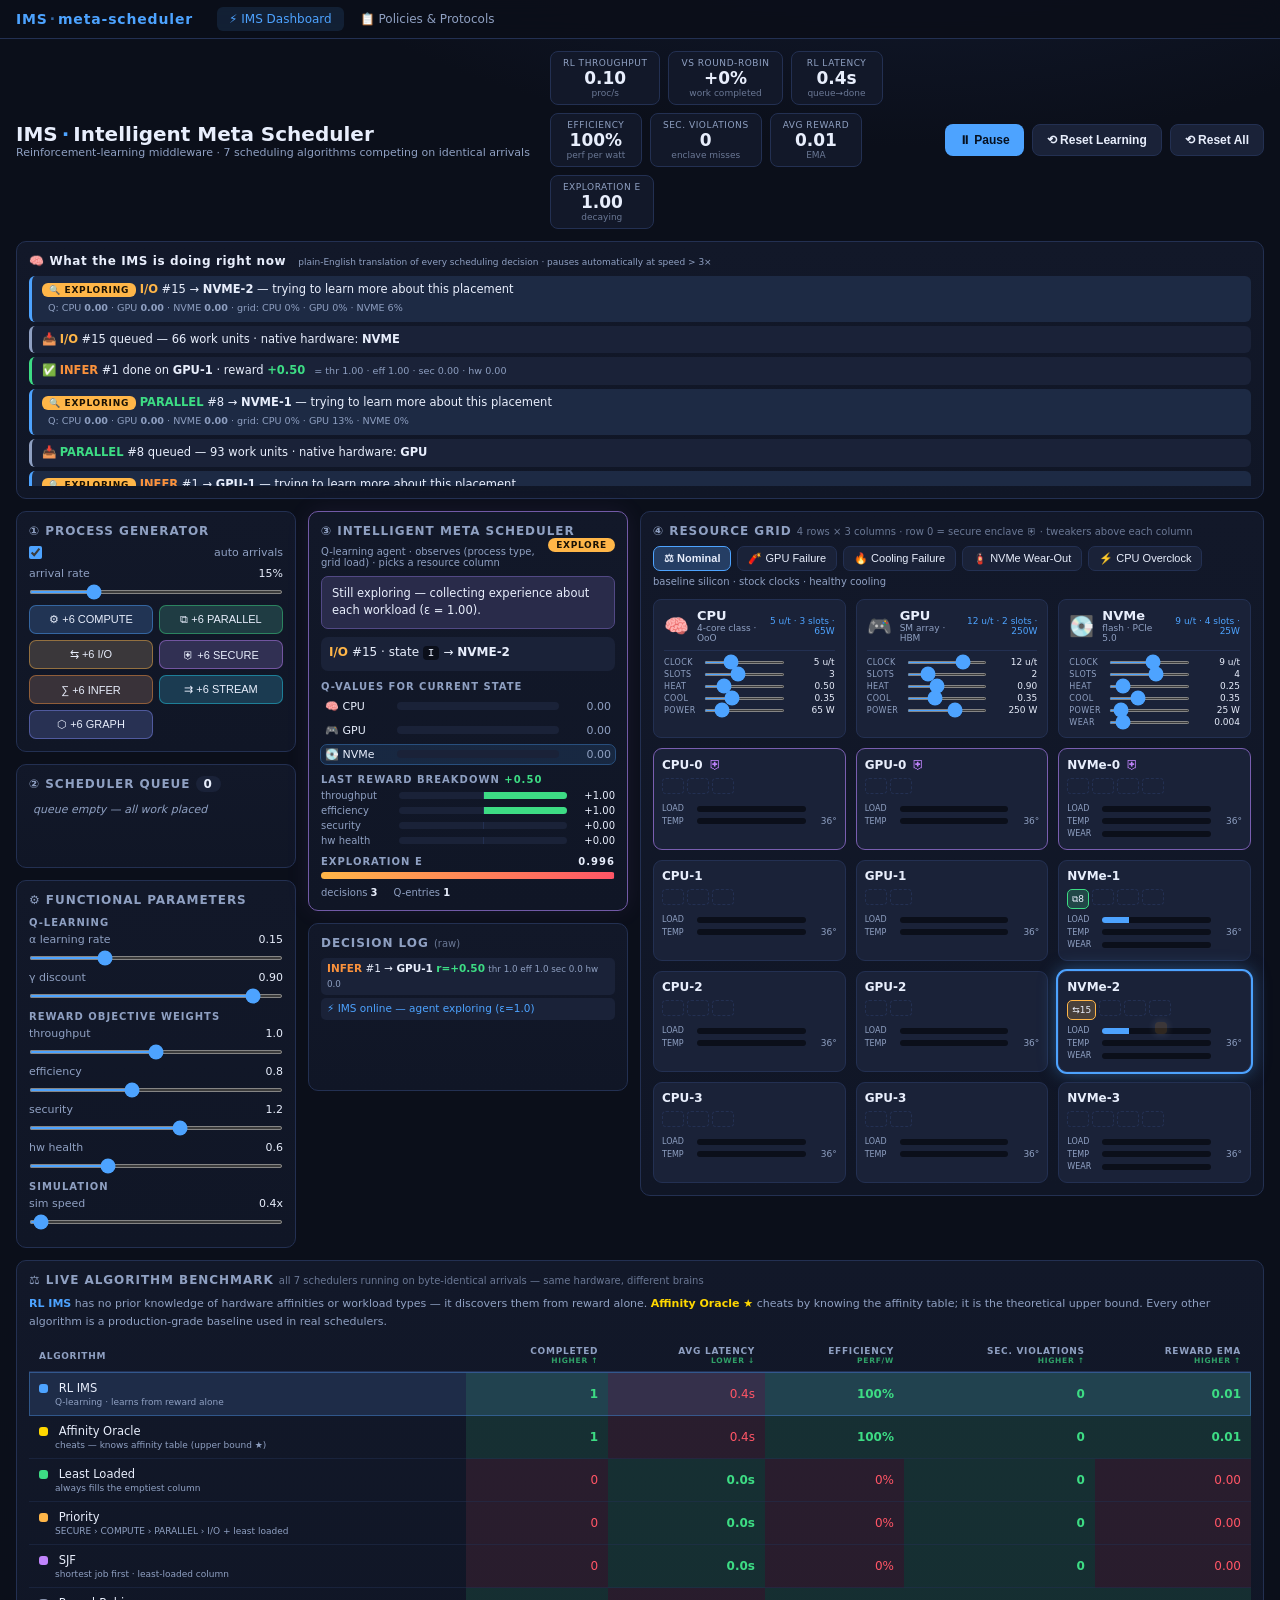
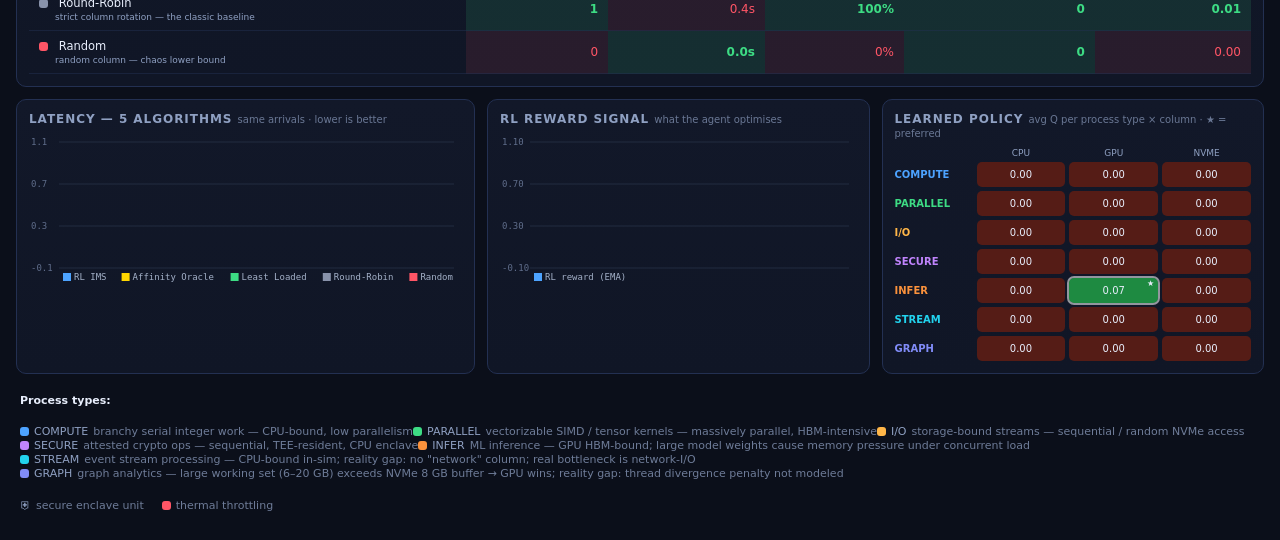
<file: index.html>
<!DOCTYPE html>
<html lang="en">
<head>
  <meta charset="UTF-8" />
  <meta name="viewport" content="width=device-width, initial-scale=1.0" />
  <title>IMS — Intelligent Meta Scheduler · RL Resource Allocation</title>
  <link rel="stylesheet" href="css/styles.css" />
</head>
<body>

  <div id="global-nav"></div>

  <!-- ============ HEADER: identity + live KPIs + run controls ============ -->
  <header>
    <div class="brand">
      <h1>IMS<span>·</span>Intelligent Meta Scheduler</h1>
      <p>Reinforcement-learning middleware · 7 scheduling algorithms competing on identical arrivals</p>
    </div>
    <div class="kpis">
      <div class="kpi"><label>RL Throughput</label><b id="kpi-thr">0.00</b><small>proc/s</small></div>
      <div class="kpi"><label>vs Round-Robin</label><b id="kpi-adv">+0%</b><small>work completed</small></div>
      <div class="kpi"><label>RL Latency</label><b id="kpi-lat">0.0s</b><small>queue→done</small></div>
      <div class="kpi"><label>Efficiency</label><b id="kpi-eff">0%</b><small>perf per watt</small></div>
      <div class="kpi"><label>Sec. Violations</label><b id="kpi-sec">0</b><small>enclave misses</small></div>
      <div class="kpi"><label>Avg Reward</label><b id="kpi-rew">0.00</b><small>EMA</small></div>
      <div class="kpi"><label>Exploration ε</label><b id="kpi-eps">1.00</b><small>decaying</small></div>
    </div>
    <div class="run-controls">
      <button id="btn-pause" class="btn">⏸ Pause</button>
      <button id="btn-reset-learning" class="btn btn-ghost" title="Wipe Q-table, watch agent relearn">⟲ Reset Learning</button>
      <button id="btn-reset-all" class="btn btn-ghost">⟲ Reset All</button>
    </div>
  </header>

  <!-- ============ NARRATOR BAR ============ -->
  <div class="narrator-wrap card">
    <div class="narrator-head">
      <span class="nar-title">🧠 What the IMS is doing right now</span>
      <span class="nar-hint">plain-English translation of every scheduling decision · pauses automatically at speed &gt; 3×</span>
    </div>
    <div id="narrator" class="narrator"></div>
  </div>

  <!-- ============ MAIN: generator/queue → RL brain → resource grid ============ -->
  <main>
    <!-- STAGE 1: processes arrive and queue in the classic scheduler -->
    <section class="col-left">
      <div class="card">
        <h2>① Process Generator</h2>
        <div class="ctl-row"><label><input type="checkbox" id="ctl-auto" /> auto arrivals</label></div>
        <div class="ctl-row"><label>arrival rate <output id="ctl-arrival-val"></output></label>
          <input type="range" id="ctl-arrival" min="0.02" max="0.6" step="0.02" /></div>
        <div id="inject-btns" class="inject-grid"></div>
      </div>

      <div class="card">
        <h2>② Scheduler Queue <span class="count" id="queue-count">0</span></h2>
        <div id="queue" class="queue"></div>
      </div>

      <div class="card">
        <h2>⚙ Functional Parameters</h2>
        <h3>Q-learning</h3>
        <div class="ctl-row"><label>α learning rate <output id="ctl-alpha-val"></output></label>
          <input type="range" id="ctl-alpha" min="0.01" max="0.5" step="0.01" /></div>
        <div class="ctl-row"><label>γ discount <output id="ctl-gamma-val"></output></label>
          <input type="range" id="ctl-gamma" min="0" max="0.99" step="0.01" /></div>
        <h3>Reward objective weights</h3>
        <div class="ctl-row"><label>throughput <output id="ctl-wthr-val"></output></label>
          <input type="range" id="ctl-wthr" min="0" max="2" step="0.1" /></div>
        <div class="ctl-row"><label>efficiency <output id="ctl-weff-val"></output></label>
          <input type="range" id="ctl-weff" min="0" max="2" step="0.1" /></div>
        <div class="ctl-row"><label>security <output id="ctl-wsec-val"></output></label>
          <input type="range" id="ctl-wsec" min="0" max="2" step="0.1" /></div>
        <div class="ctl-row"><label>hw health <output id="ctl-whw-val"></output></label>
          <input type="range" id="ctl-whw" min="0" max="2" step="0.1" /></div>
        <h3>Simulation</h3>
        <div class="ctl-row"><label>sim speed <output id="ctl-speed-val"></output></label>
          <input type="range" id="ctl-speed" min="0.1" max="20" step="0.1" /></div>
      </div>
    </section>

    <!-- STAGE 2: the RL middleware making the placement decision -->
    <section class="col-mid">
      <div class="card brain" id="brain-card">
        <h2>③ Intelligent Meta Scheduler <span class="mode-badge" id="brain-mode">—</span></h2>
        <p class="brain-sub">Q-learning agent · observes (process type, grid load) · picks a resource column</p>
        <div class="brain-explain" id="brain-explain">Waiting for first dispatch…</div>
        <div class="brain-state" id="brain-state"></div>

        <h3>Q-values for current state</h3>
        <div id="q-bars"></div>

        <h3>Last reward breakdown <b id="rwd-total">–</b></h3>
        <div id="reward-bars"></div>

        <h3>Exploration ε <span class="eps-val" id="eps-val">1.000</span></h3>
        <div class="eps-track"><i id="eps-bar"></i></div>
        <div class="agent-meta">
          <span>decisions <b id="agent-decisions">0</b></span>
          <span>Q-entries <b id="agent-states">0</b></span>
        </div>
      </div>

      <div class="card">
        <h2>Decision Log <small>(raw)</small></h2>
        <div id="decision-log" class="log"></div>
      </div>
    </section>

    <!-- STAGE 3: the 4x3 hardware grid executing the work -->
    <section class="col-right">
      <div class="card grid-card">
        <h2>④ Resource Grid <small>4 rows × 3 columns · row 0 = secure enclave ⛨ · tweakers above each column</small></h2>
        <div class="preset-wrap">
          <div class="preset-bar" id="preset-bar"></div>
          <div class="preset-desc" id="preset-desc"></div>
        </div>
        <div class="grid-heads" id="grid-heads"></div>
        <div class="resource-grid" id="resource-grid"></div>
      </div>
    </section>
  </main>

  <!-- ============ BENCHMARK: 7 algorithms compared live ============ -->
  <section class="bench-section card">
    <h2>⚖ Live Algorithm Benchmark <small>all 7 schedulers running on byte-identical arrivals — same hardware, different brains</small></h2>
    <p class="bench-note">
      <b style="color:#4da3ff">RL IMS</b> has no prior knowledge of hardware affinities or workload types — it discovers them from reward alone.
      <b style="color:#ffd700">Affinity Oracle ★</b> cheats by knowing the affinity table; it is the theoretical upper bound.
      Every other algorithm is a production-grade baseline used in real schedulers.
    </p>
    <div id="bench-table-wrap"></div>
  </section>

  <!-- ============ FOOTER: learning evidence ============ -->
  <footer>
    <div class="card chart-card">
      <h2>Latency — 5 algorithms <small>same arrivals · lower is better</small></h2>
      <canvas id="chart-lat"></canvas>
    </div>
    <div class="card chart-card">
      <h2>RL Reward signal <small>what the agent optimises</small></h2>
      <canvas id="chart-rew"></canvas>
    </div>
    <div class="card chart-card">
      <h2>Learned Policy <small>avg Q per process type × column · ★ = preferred</small></h2>
      <div id="heatmap" class="heatmap"></div>
    </div>
  </footer>

  <div class="legend">
    <span class="lg-title">Process types:</span>
    <span id="legend-types"></span>
    <span class="lg-item">⛨ <em>secure enclave unit</em></span>
    <span class="lg-item"><i class="lg-dot" style="background:#ff5566"></i><em>thermal throttling</em></span>
  </div>

  <script src="js/nav.js"></script>
  <script src="js/config.js"></script>
  <script src="js/agent.js"></script>
  <script src="js/engine.js"></script>
  <script src="js/charts.js"></script>
  <script src="js/ui.js"></script>
  <script src="js/main.js"></script>
</body>
</html>
</file>
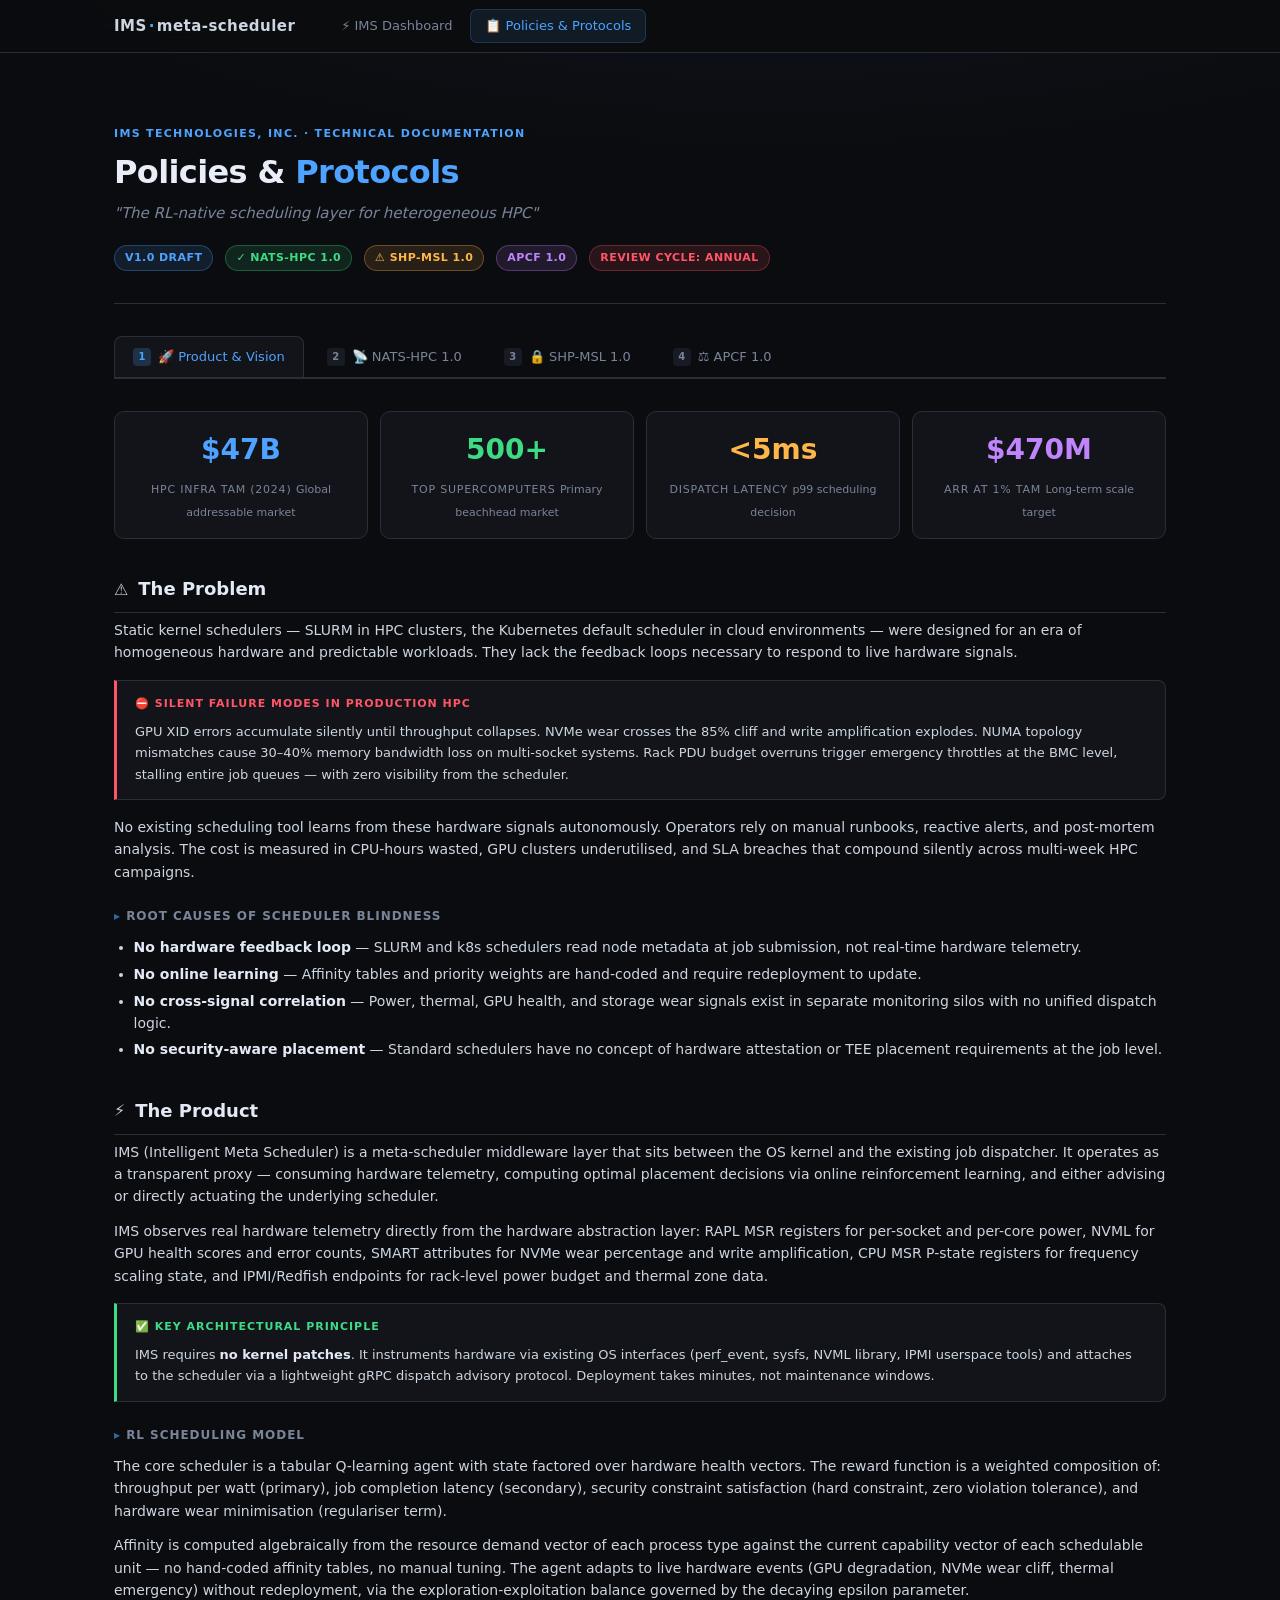
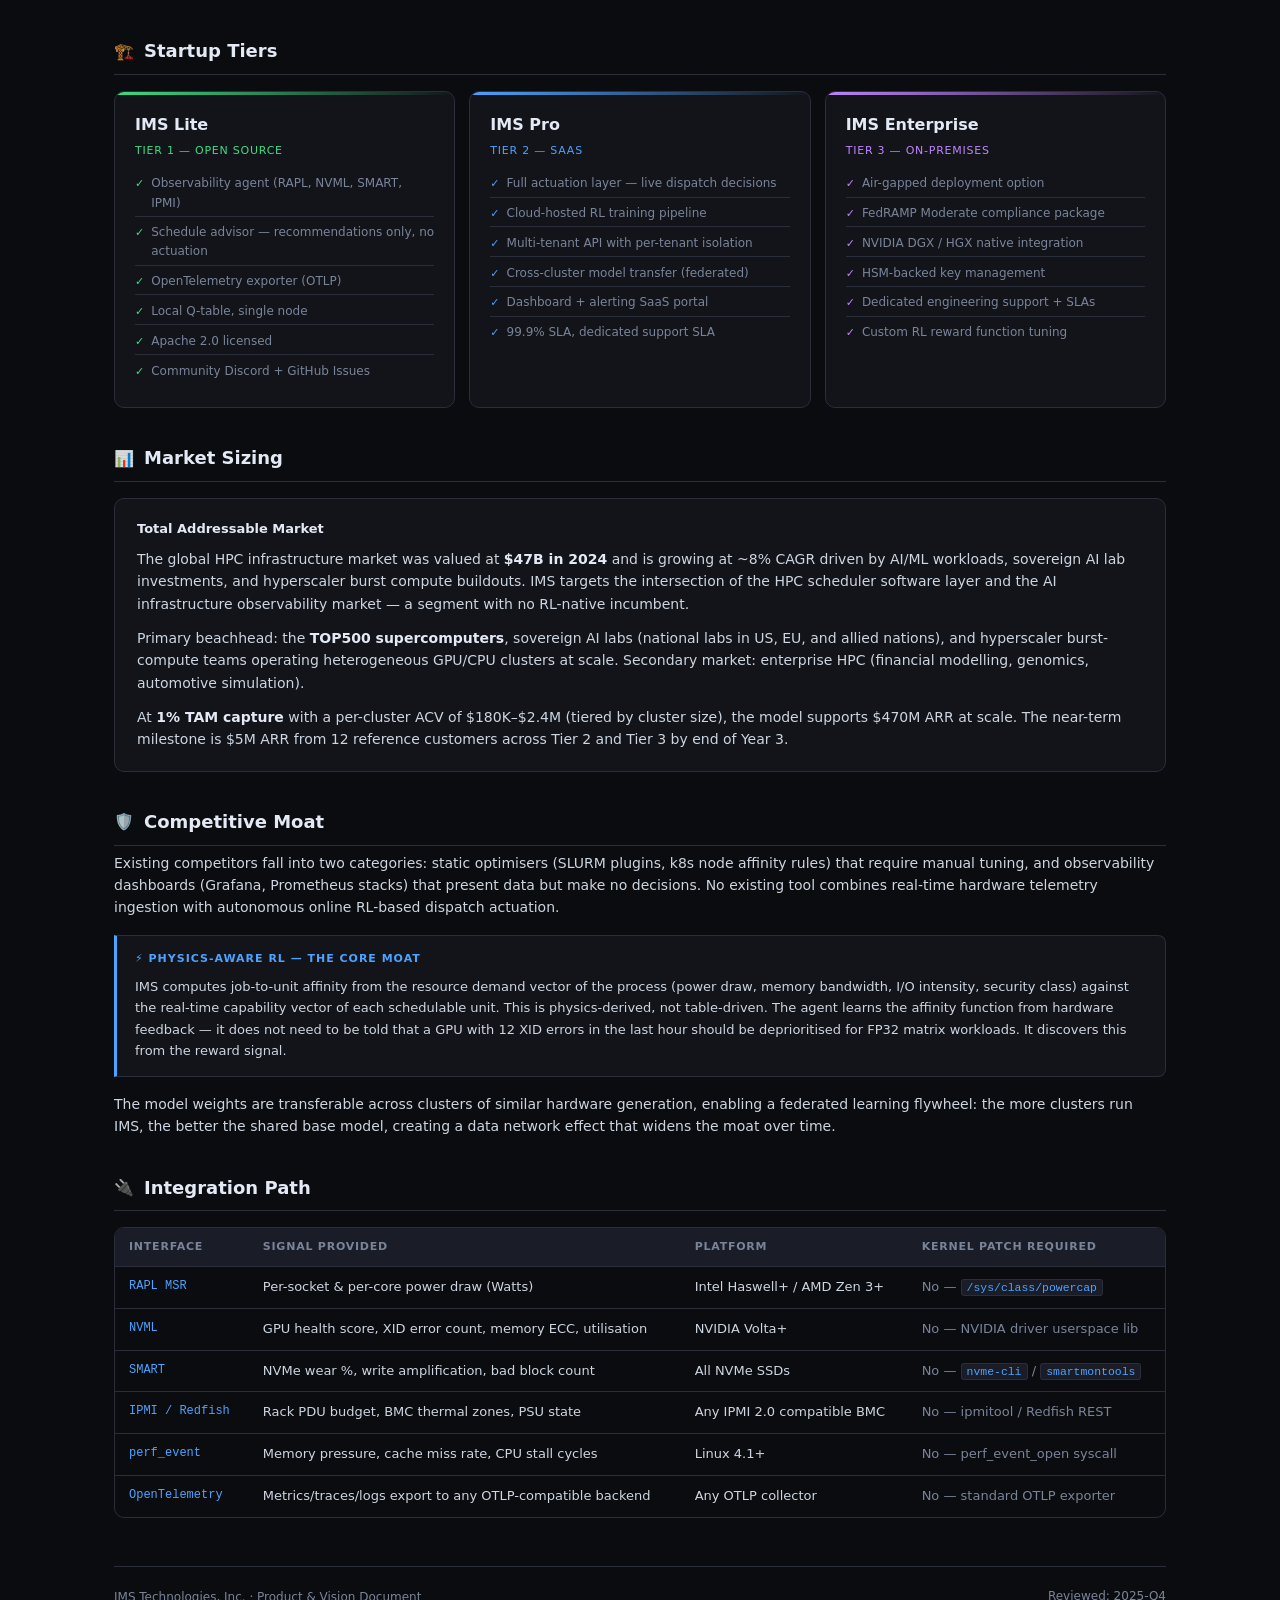
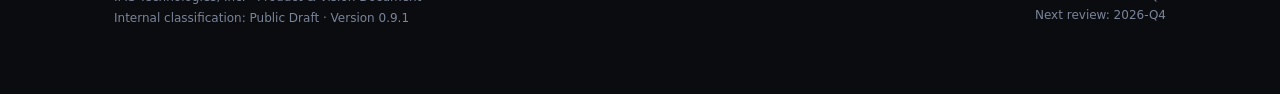
<file: policies.html>
<!DOCTYPE html>
<html lang="en">
<head>
  <meta charset="UTF-8" />
  <meta name="viewport" content="width=device-width, initial-scale=1.0" />
  <title>IMS Policies & Protocols — IMS Technologies, Inc.</title>
  <link rel="stylesheet" href="css/policies.css" />
</head>
<body>

  <!-- ===== GLOBAL NAV (injected by nav.js) ===== -->
  <div id="global-nav"></div>

  <div class="pol-wrap">

    <!-- ===== HERO ===== -->
    <div class="pol-hero">
      <div class="pol-hero-eyebrow">IMS Technologies, Inc. · Technical Documentation</div>
      <h1>Policies &amp; <span>Protocols</span></h1>
      <p class="pol-hero-tagline">"The RL-native scheduling layer for heterogeneous HPC"</p>
      <div class="pol-hero-meta">
        <span class="pol-badge pol-badge-blue">v1.0 Draft</span>
        <span class="pol-badge pol-badge-green">&#x2713; NATS-HPC 1.0</span>
        <span class="pol-badge pol-badge-amber">&#x26A0; SHP-MSL 1.0</span>
        <span class="pol-badge pol-badge-purple">APCF 1.0</span>
        <span class="pol-badge pol-badge-red">Review Cycle: Annual</span>
      </div>
    </div>

    <!-- ===== CSS TAB SYSTEM ===== -->
    <!-- Radio inputs must precede tab-bar and tab-content as siblings -->
    <input class="tab-inputs" type="radio" id="tab1" name="tabs" checked />
    <input class="tab-inputs" type="radio" id="tab2" name="tabs" />
    <input class="tab-inputs" type="radio" id="tab3" name="tabs" />
    <input class="tab-inputs" type="radio" id="tab4" name="tabs" />

    <div class="tab-bar">
      <label class="tab-label" for="tab1">
        <span class="tab-num">1</span>
        &#x1F680; Product &amp; Vision
      </label>
      <label class="tab-label" for="tab2">
        <span class="tab-num">2</span>
        &#x1F4E1; NATS-HPC 1.0
      </label>
      <label class="tab-label" for="tab3">
        <span class="tab-num">3</span>
        &#x1F512; SHP-MSL 1.0
      </label>
      <label class="tab-label" for="tab4">
        <span class="tab-num">4</span>
        &#x2696;&#xFE0F; APCF 1.0
      </label>
    </div>

    <div class="tab-content">

      <!-- ================================================================
           TAB 1: PRODUCT & VISION
           ================================================================ -->
      <div id="panel-1" class="tab-panel">

        <div class="stat-grid">
          <div class="stat-card stat-blue">
            <span class="stat-val">$47B</span>
            <span class="stat-lbl">HPC Infra TAM (2024)</span>
            <span class="stat-sub">Global addressable market</span>
          </div>
          <div class="stat-card stat-green">
            <span class="stat-val">500+</span>
            <span class="stat-lbl">Top Supercomputers</span>
            <span class="stat-sub">Primary beachhead market</span>
          </div>
          <div class="stat-card stat-amber">
            <span class="stat-val">&lt;5ms</span>
            <span class="stat-lbl">Dispatch Latency</span>
            <span class="stat-sub">p99 scheduling decision</span>
          </div>
          <div class="stat-card stat-purple">
            <span class="stat-val">$470M</span>
            <span class="stat-lbl">ARR at 1% TAM</span>
            <span class="stat-sub">Long-term scale target</span>
          </div>
        </div>

        <!-- THE PROBLEM -->
        <h2 class="pol-section-h"><span class="sec-icon">&#x26A0;&#xFE0F;</span> The Problem</h2>
        <p>
          Static kernel schedulers — SLURM in HPC clusters, the Kubernetes default scheduler in cloud
          environments — were designed for an era of homogeneous hardware and predictable workloads.
          They lack the feedback loops necessary to respond to live hardware signals.
        </p>
        <div class="pol-callout danger-callout">
          <div class="callout-title">&#x26D4; Silent Failure Modes in Production HPC</div>
          <p>GPU XID errors accumulate silently until throughput collapses. NVMe wear crosses the 85%
          cliff and write amplification explodes. NUMA topology mismatches cause 30–40% memory
          bandwidth loss on multi-socket systems. Rack PDU budget overruns trigger emergency throttles
          at the BMC level, stalling entire job queues — with zero visibility from the scheduler.</p>
        </div>
        <p>
          No existing scheduling tool learns from these hardware signals autonomously. Operators rely
          on manual runbooks, reactive alerts, and post-mortem analysis. The cost is measured in
          CPU-hours wasted, GPU clusters underutilised, and SLA breaches that compound silently across
          multi-week HPC campaigns.
        </p>

        <div class="pol-section-sub">Root Causes of Scheduler Blindness</div>
        <ul>
          <li><strong>No hardware feedback loop</strong> — SLURM and k8s schedulers read node metadata at job submission, not real-time hardware telemetry.</li>
          <li><strong>No online learning</strong> — Affinity tables and priority weights are hand-coded and require redeployment to update.</li>
          <li><strong>No cross-signal correlation</strong> — Power, thermal, GPU health, and storage wear signals exist in separate monitoring silos with no unified dispatch logic.</li>
          <li><strong>No security-aware placement</strong> — Standard schedulers have no concept of hardware attestation or TEE placement requirements at the job level.</li>
        </ul>

        <!-- THE PRODUCT -->
        <h2 class="pol-section-h"><span class="sec-icon">&#x26A1;</span> The Product</h2>
        <p>
          IMS (Intelligent Meta Scheduler) is a meta-scheduler middleware layer that sits between the
          OS kernel and the existing job dispatcher. It operates as a transparent proxy — consuming
          hardware telemetry, computing optimal placement decisions via online reinforcement learning,
          and either advising or directly actuating the underlying scheduler.
        </p>
        <p>
          IMS observes real hardware telemetry directly from the hardware abstraction layer: RAPL
          MSR registers for per-socket and per-core power, NVML for GPU health scores and error
          counts, SMART attributes for NVMe wear percentage and write amplification, CPU MSR
          P-state registers for frequency scaling state, and IPMI/Redfish endpoints for rack-level
          power budget and thermal zone data.
        </p>
        <div class="pol-callout good-callout">
          <div class="callout-title">&#x2705; Key Architectural Principle</div>
          <p>IMS requires <strong>no kernel patches</strong>. It instruments hardware via existing
          OS interfaces (perf_event, sysfs, NVML library, IPMI userspace tools) and attaches to
          the scheduler via a lightweight gRPC dispatch advisory protocol. Deployment takes
          minutes, not maintenance windows.</p>
        </div>

        <div class="pol-section-sub">RL Scheduling Model</div>
        <p>
          The core scheduler is a tabular Q-learning agent with state factored over hardware health
          vectors. The reward function is a weighted composition of: throughput per watt (primary),
          job completion latency (secondary), security constraint satisfaction (hard constraint,
          zero violation tolerance), and hardware wear minimisation (regulariser term).
        </p>
        <p>
          Affinity is computed algebraically from the resource demand vector of each process type
          against the current capability vector of each schedulable unit — no hand-coded affinity
          tables, no manual tuning. The agent adapts to live hardware events (GPU degradation, NVMe
          wear cliff, thermal emergency) without redeployment, via the exploration-exploitation
          balance governed by the decaying epsilon parameter.
        </p>

        <!-- STARTUP TIERS -->
        <h2 class="pol-section-h"><span class="sec-icon">&#x1F3D7;&#xFE0F;</span> Startup Tiers</h2>
        <div class="tier-grid">
          <div class="tier-card tier-1">
            <div class="tier-name">IMS Lite</div>
            <div class="tier-sub">Tier 1 &mdash; Open Source</div>
            <ul>
              <li>Observability agent (RAPL, NVML, SMART, IPMI)</li>
              <li>Schedule advisor — recommendations only, no actuation</li>
              <li>OpenTelemetry exporter (OTLP)</li>
              <li>Local Q-table, single node</li>
              <li>Apache 2.0 licensed</li>
              <li>Community Discord + GitHub Issues</li>
            </ul>
          </div>
          <div class="tier-card tier-2">
            <div class="tier-name">IMS Pro</div>
            <div class="tier-sub">Tier 2 &mdash; SaaS</div>
            <ul>
              <li>Full actuation layer — live dispatch decisions</li>
              <li>Cloud-hosted RL training pipeline</li>
              <li>Multi-tenant API with per-tenant isolation</li>
              <li>Cross-cluster model transfer (federated)</li>
              <li>Dashboard + alerting SaaS portal</li>
              <li>99.9% SLA, dedicated support SLA</li>
            </ul>
          </div>
          <div class="tier-card tier-3">
            <div class="tier-name">IMS Enterprise</div>
            <div class="tier-sub">Tier 3 &mdash; On-Premises</div>
            <ul>
              <li>Air-gapped deployment option</li>
              <li>FedRAMP Moderate compliance package</li>
              <li>NVIDIA DGX / HGX native integration</li>
              <li>HSM-backed key management</li>
              <li>Dedicated engineering support + SLAs</li>
              <li>Custom RL reward function tuning</li>
            </ul>
          </div>
        </div>

        <!-- MARKET SIZING -->
        <h2 class="pol-section-h"><span class="sec-icon">&#x1F4CA;</span> Market Sizing</h2>
        <div class="pol-info-card">
          <h4>Total Addressable Market</h4>
          <p>
            The global HPC infrastructure market was valued at <strong>$47B in 2024</strong> and
            is growing at ~8% CAGR driven by AI/ML workloads, sovereign AI lab investments, and
            hyperscaler burst compute buildouts. IMS targets the intersection of the HPC scheduler
            software layer and the AI infrastructure observability market — a segment with no
            RL-native incumbent.
          </p>
          <p>
            Primary beachhead: the <strong>TOP500 supercomputers</strong>, sovereign AI labs
            (national labs in US, EU, and allied nations), and hyperscaler burst-compute teams
            operating heterogeneous GPU/CPU clusters at scale. Secondary market: enterprise HPC
            (financial modelling, genomics, automotive simulation).
          </p>
          <p>
            At <strong>1% TAM capture</strong> with a per-cluster ACV of $180K–$2.4M
            (tiered by cluster size), the model supports $470M ARR at scale. The near-term
            milestone is $5M ARR from 12 reference customers across Tier 2 and Tier 3 by
            end of Year 3.
          </p>
        </div>

        <!-- COMPETITIVE MOAT -->
        <h2 class="pol-section-h"><span class="sec-icon">&#x1F6E1;&#xFE0F;</span> Competitive Moat</h2>
        <p>
          Existing competitors fall into two categories: static optimisers (SLURM plugins, k8s
          node affinity rules) that require manual tuning, and observability dashboards (Grafana,
          Prometheus stacks) that present data but make no decisions. No existing tool combines
          real-time hardware telemetry ingestion with autonomous online RL-based dispatch actuation.
        </p>
        <div class="pol-callout">
          <div class="callout-title">&#x26A1; Physics-Aware RL — The Core Moat</div>
          <p>IMS computes job-to-unit affinity from the resource demand vector of the process
          (power draw, memory bandwidth, I/O intensity, security class) against the real-time
          capability vector of each schedulable unit. This is physics-derived, not table-driven.
          The agent learns the affinity function from hardware feedback — it does not need to
          be told that a GPU with 12 XID errors in the last hour should be deprioritised for
          FP32 matrix workloads. It discovers this from the reward signal.</p>
        </div>
        <p>
          The model weights are transferable across clusters of similar hardware generation,
          enabling a federated learning flywheel: the more clusters run IMS, the better the
          shared base model, creating a data network effect that widens the moat over time.
        </p>

        <!-- INTEGRATION PATH -->
        <h2 class="pol-section-h"><span class="sec-icon">&#x1F50C;</span> Integration Path</h2>
        <div class="pol-table-wrap">
          <table class="pol-table">
            <thead>
              <tr>
                <th>Interface</th>
                <th>Signal Provided</th>
                <th>Platform</th>
                <th>Kernel Patch Required</th>
              </tr>
            </thead>
            <tbody>
              <tr>
                <td class="mono">RAPL MSR</td>
                <td>Per-socket &amp; per-core power draw (Watts)</td>
                <td>Intel Haswell+ / AMD Zen 3+</td>
                <td class="dim">No — <code>/sys/class/powercap</code></td>
              </tr>
              <tr>
                <td class="mono">NVML</td>
                <td>GPU health score, XID error count, memory ECC, utilisation</td>
                <td>NVIDIA Volta+</td>
                <td class="dim">No — NVIDIA driver userspace lib</td>
              </tr>
              <tr>
                <td class="mono">SMART</td>
                <td>NVMe wear %, write amplification, bad block count</td>
                <td>All NVMe SSDs</td>
                <td class="dim">No — <code>nvme-cli</code> / <code>smartmontools</code></td>
              </tr>
              <tr>
                <td class="mono">IPMI / Redfish</td>
                <td>Rack PDU budget, BMC thermal zones, PSU state</td>
                <td>Any IPMI 2.0 compatible BMC</td>
                <td class="dim">No — ipmitool / Redfish REST</td>
              </tr>
              <tr>
                <td class="mono">perf_event</td>
                <td>Memory pressure, cache miss rate, CPU stall cycles</td>
                <td>Linux 4.1+</td>
                <td class="dim">No — perf_event_open syscall</td>
              </tr>
              <tr>
                <td class="mono">OpenTelemetry</td>
                <td>Metrics/traces/logs export to any OTLP-compatible backend</td>
                <td>Any OTLP collector</td>
                <td class="dim">No — standard OTLP exporter</td>
              </tr>
            </tbody>
          </table>
        </div>

        <div class="doc-meta">
          <div class="meta-left">
            IMS Technologies, Inc. · Product &amp; Vision Document<br>
            Internal classification: Public Draft · Version 0.9.1
          </div>
          <div class="meta-right">
            Reviewed: 2025-Q4<br>
            Next review: 2026-Q4
          </div>
        </div>

      </div><!-- /panel-1 -->


      <!-- ================================================================
           TAB 2: NATS-HPC 1.0
           ================================================================ -->
      <div id="panel-2" class="tab-panel">

        <div class="pol-callout">
          <div class="callout-title">&#x1F4C4; Document Reference</div>
          <p>
            <strong>National AI Telemetry Standard for HPC — Version 1.0 (Draft)</strong><br>
            Recommendation of standardisation principles for AI telemetry and self-healing
            frameworks within the national OS ecosystem.<br>
            Status: Draft for Public Comment &nbsp;·&nbsp; Classification: Unclassified
          </p>
        </div>

        <!-- RATIONALE -->
        <h2 class="pol-section-h"><span class="sec-icon">&#x1F4CB;</span> Rationale</h2>
        <p>
          Current HPC deployments instrument their hardware using a patchwork of vendor-specific
          APIs, custom Prometheus exporters, and site-local schemas. This fragmentation has
          three critical consequences for AI-driven infrastructure management:
        </p>
        <ul>
          <li><strong>Model non-transferability</strong> — RL models trained at one national lab
              cannot be applied at another because signal schemas, sampling rates, and retention
              policies are incompatible.</li>
          <li><strong>Federated training barrier</strong> — Federated learning across multiple
              sites requires a common data representation. Without a standard, each federation
              attempt requires costly custom ETL pipelines.</li>
          <li><strong>Audit and compliance gaps</strong> — Fragmented telemetry makes it
              impossible to produce standardised audit evidence for supply chain, security, or
              regulatory purposes.</li>
        </ul>
        <p>
          NATS-HPC 1.0 defines a minimal standard telemetry schema and self-healing trigger
          taxonomy to enable cross-site RL model transfer, federated training, and interoperable
          audit trails across participating national labs and sovereign AI infrastructure.
        </p>

        <!-- TELEMETRY DATA MODEL -->
        <h2 class="pol-section-h"><span class="sec-icon">&#x1F4E1;</span> Telemetry Data Model</h2>
        <p>
          All compliant IMS deployments must emit the following mandatory telemetry signals at
          the specified minimum sampling rate. Additional signals are permitted; removal of
          mandatory signals breaks NATS-HPC 1.0 compliance.
        </p>
        <div class="pol-table-wrap">
          <table class="pol-table">
            <thead>
              <tr>
                <th>Signal Name</th>
                <th>Source API</th>
                <th>Min Sampling Rate</th>
                <th>Retention Tier</th>
                <th>Mandatory</th>
              </tr>
            </thead>
            <tbody>
              <tr>
                <td><strong>CPU Power</strong></td>
                <td class="mono">RAPL-MSR</td>
                <td class="mono">100 ms</td>
                <td><span class="pol-badge pol-badge-red" style="font-size:10px">Hot · 30d</span></td>
                <td><span class="pol-badge pol-badge-green" style="font-size:10px">Yes</span></td>
              </tr>
              <tr>
                <td><strong>GPU Health Score</strong></td>
                <td class="mono">NVML</td>
                <td class="mono">500 ms</td>
                <td><span class="pol-badge pol-badge-red" style="font-size:10px">Hot · 30d</span></td>
                <td><span class="pol-badge pol-badge-green" style="font-size:10px">Yes</span></td>
              </tr>
              <tr>
                <td><strong>NVMe Wear %</strong></td>
                <td class="mono">SMART</td>
                <td class="mono">5 s</td>
                <td><span class="pol-badge pol-badge-amber" style="font-size:10px">Warm · 90d</span></td>
                <td><span class="pol-badge pol-badge-green" style="font-size:10px">Yes</span></td>
              </tr>
              <tr>
                <td><strong>Memory Pressure</strong></td>
                <td class="mono">perf_event</td>
                <td class="mono">100 ms</td>
                <td><span class="pol-badge pol-badge-red" style="font-size:10px">Hot · 30d</span></td>
                <td><span class="pol-badge pol-badge-green" style="font-size:10px">Yes</span></td>
              </tr>
              <tr>
                <td><strong>Thermal Zone</strong></td>
                <td class="mono">sysfs</td>
                <td class="mono">1 s</td>
                <td><span class="pol-badge pol-badge-amber" style="font-size:10px">Warm · 90d</span></td>
                <td><span class="pol-badge pol-badge-green" style="font-size:10px">Yes</span></td>
              </tr>
              <tr>
                <td><strong>Job Dispatch Event</strong></td>
                <td class="mono">Scheduler API</td>
                <td class="mono">per-event</td>
                <td><span class="pol-badge pol-badge-blue" style="font-size:10px">Cold · 1y</span></td>
                <td><span class="pol-badge pol-badge-green" style="font-size:10px">Yes</span></td>
              </tr>
              <tr>
                <td><strong>Reward Signal</strong></td>
                <td class="mono">IMS Agent</td>
                <td class="mono">per-completion</td>
                <td><span class="pol-badge pol-badge-blue" style="font-size:10px">Cold · 1y</span></td>
                <td><span class="pol-badge pol-badge-green" style="font-size:10px">Yes</span></td>
              </tr>
              <tr>
                <td><strong>Rack PDU Draw</strong></td>
                <td class="mono">IPMI / Redfish</td>
                <td class="mono">5 s</td>
                <td><span class="pol-badge pol-badge-amber" style="font-size:10px">Warm · 90d</span></td>
                <td><span class="pol-badge pol-badge-amber" style="font-size:10px">Recommended</span></td>
              </tr>
              <tr>
                <td><strong>Network Congestion</strong></td>
                <td class="mono">InfiniBand / roce_stat</td>
                <td class="mono">1 s</td>
                <td><span class="pol-badge pol-badge-amber" style="font-size:10px">Warm · 90d</span></td>
                <td><span class="pol-badge pol-badge-amber" style="font-size:10px">Recommended</span></td>
              </tr>
            </tbody>
          </table>
        </div>

        <!-- SELF-HEALING -->
        <h2 class="pol-section-h"><span class="sec-icon">&#x1F9EC;</span> Self-Healing Trigger Levels</h2>
        <p>
          NATS-HPC 1.0 defines a standardised taxonomy of automated self-healing responses.
          All trigger conditions must be evaluated in real time by the IMS agent. Automated
          responses may be suppressed by operator policy but must be logged as "suppressed
          response" events for audit purposes.
        </p>
        <div class="pol-table-wrap">
          <table class="pol-table">
            <thead>
              <tr>
                <th>Trigger Name</th>
                <th>Condition</th>
                <th>Severity</th>
                <th>Automated Response</th>
              </tr>
            </thead>
            <tbody>
              <tr>
                <td><strong>GPU Degraded</strong></td>
                <td class="mono">NVML error count &gt;10/h</td>
                <td><span class="pol-badge pol-badge-amber" style="font-size:10px">High</span></td>
                <td>Reroute PARALLEL workloads to CPU; boost exploration epsilon to relearn placement</td>
              </tr>
              <tr>
                <td><strong>NVMe Wear Cliff</strong></td>
                <td class="mono">SMART wear % &gt;85%</td>
                <td><span class="pol-badge pol-badge-amber" style="font-size:10px">High</span></td>
                <td>Throttle I/O-heavy dispatch to affected device; alert operator; flag for scheduled replacement</td>
              </tr>
              <tr>
                <td><strong>Thermal Emergency</strong></td>
                <td class="mono">Any zone &gt;90°C</td>
                <td><span class="pol-badge pol-badge-red" style="font-size:10px">Critical</span></td>
                <td>Hard throttle on affected socket/GPU; drain active queue; prevent new dispatch until temp &lt;80°C</td>
              </tr>
              <tr>
                <td><strong>Rack PDU Overload</strong></td>
                <td class="mono">Draw &gt;90% of PDU budget</td>
                <td><span class="pol-badge pol-badge-amber" style="font-size:10px">High</span></td>
                <td>Proportional throttle across all active units on rack; defer new jobs to adjacent rack</td>
              </tr>
              <tr>
                <td><strong>NUMA Imbalance</strong></td>
                <td class="mono">Cross-NUMA job rate &gt;60%</td>
                <td><span class="pol-badge pol-badge-blue" style="font-size:10px">Medium</span></td>
                <td>Rebalance queue priorities to prefer NUMA-local units; log corrective action</td>
              </tr>
              <tr>
                <td><strong>GPU XID Cascade</strong></td>
                <td class="mono">XID 79 or XID 94 event</td>
                <td><span class="pol-badge pol-badge-red" style="font-size:10px">Critical</span></td>
                <td>Immediate evacuation of active jobs on device; quarantine unit; operator alert with evidence bundle</td>
              </tr>
              <tr>
                <td><strong>Memory ECC Spike</strong></td>
                <td class="mono">Correctable ECC &gt;1000/h</td>
                <td><span class="pol-badge pol-badge-amber" style="font-size:10px">High</span></td>
                <td>Deprioritise affected DIMM slot for memory-intensive jobs; schedule diagnostic scrub</td>
              </tr>
            </tbody>
          </table>
        </div>

        <!-- OPENTELEMETRY -->
        <h2 class="pol-section-h"><span class="sec-icon">&#x1F4CA;</span> OpenTelemetry Integration</h2>
        <p>
          IMS exports all telemetry signals in OTLP (OpenTelemetry Protocol) format. This makes
          IMS-instrumented clusters compatible with any OTLP-capable observability backend:
          Grafana Tempo, Jaeger, Honeycomb, Datadog, or self-hosted OpenTelemetry Collector pipelines.
        </p>
        <div class="pol-callout">
          <div class="callout-title">&#x1F4E6; OTLP Export Specification</div>
          <p><strong>Metrics</strong> — Gauge instruments for all continuous signals (power, temperature, utilisation). Counter instruments for event counts (XID errors, dispatch events). Histogram for latency distributions (dispatch decision time, job completion time).</p>
          <p style="margin-top:8px"><strong>Traces</strong> — Every dispatch decision is wrapped in an OTLP trace span. Span attributes include: process type, chosen action, Q-values for all actions, hardware state vector at decision time, reward at completion (added retroactively via span update).</p>
          <p style="margin-top:8px"><strong>Logs</strong> — Structured JSON logs with reward breakdown per job completion. Compliant with OpenTelemetry Log Data Model. Emitted to OTLP log exporter or stdout (for capture by cluster log aggregator).</p>
        </div>
        <p>
          For sites that cannot expose OTLP endpoints externally, IMS supports a local Prometheus
          scrape endpoint at <code>/metrics</code> (port 9090 by default) as a fallback. The
          OpenTelemetry Collector can bridge between Prometheus scrape and OTLP push models.
        </p>

        <!-- RETENTION -->
        <h2 class="pol-section-h"><span class="sec-icon">&#x1F4BE;</span> Retention Policy</h2>
        <div class="stat-grid">
          <div class="stat-card stat-red">
            <span class="stat-val">30d</span>
            <span class="stat-lbl">Hot Tier</span>
            <span class="stat-sub">NVMe SSD · full resolution</span>
          </div>
          <div class="stat-card stat-amber">
            <span class="stat-val">90d</span>
            <span class="stat-lbl">Warm Tier</span>
            <span class="stat-sub">Object store · 10x downsampled</span>
          </div>
          <div class="stat-card stat-blue">
            <span class="stat-val">1y</span>
            <span class="stat-lbl">Cold Tier</span>
            <span class="stat-sub">Tape / Glacier · event log only</span>
          </div>
        </div>
        <p>
          Hot tier data is retained at full sampling resolution. Warm tier applies a 10× downsampling
          to continuous signals but retains all event-based records (dispatch events, self-healing
          triggers, reward signals) at full fidelity. Cold tier retains event-based audit records
          only — continuous telemetry is not retained beyond the warm tier window. All transitions
          are governed by IMS Retention Manager and are configurable per-site within the bounds
          defined above.
        </p>

        <div class="doc-meta">
          <div class="meta-left">
            NATS-HPC 1.0 · National AI Telemetry Standard for HPC<br>
            Draft for Public Comment · Version 1.0-rc1 · 2025-Q4
          </div>
          <div class="meta-right">
            Maintained by: IMS Technologies, Inc.<br>
            Next review: 2026-Q4
          </div>
        </div>

      </div><!-- /panel-2 -->


      <!-- ================================================================
           TAB 3: SHP-MSL 1.0
           ================================================================ -->
      <div id="panel-3" class="tab-panel">

        <div class="pol-callout danger-callout">
          <div class="callout-title">&#x1F512; Document Reference</div>
          <p>
            <strong>Security Hardening Protocol for Meta-Scheduler Layer — Version 1.0</strong><br>
            Establishment of security hardening protocols for the meta-scheduler layer to ensure
            secure multi-tenant operations in high-density compute environments.<br>
            Classification: Controlled Unclassified Information (CUI) — Distribution: Authorised Personnel Only
          </p>
        </div>

        <!-- THREAT MODEL -->
        <h2 class="pol-section-h"><span class="sec-icon">&#x1F3AF;</span> Threat Model</h2>
        <p>
          The IMS threat model is scoped to the meta-scheduler layer as a high-value target in
          multi-tenant HPC environments. The following threat categories are considered in scope:
        </p>
        <div class="threat-grid">
          <div class="threat-card sev-critical">
            <div class="threat-name">Tenant Isolation Breach</div>
            <div class="threat-desc">
              A tenant's secure workload is scheduled on a compute unit shared with or adjacent
              to an untrusted co-resident job. Includes both CPU and GPU co-location threats.
            </div>
            <div class="threat-sev">Severity: Critical</div>
          </div>
          <div class="threat-card sev-critical">
            <div class="threat-name">Model Poisoning</div>
            <div class="threat-desc">
              An adversary injects malicious reward signals or manipulates telemetry to bias
              the RL model toward insecure or degraded placement decisions over time.
            </div>
            <div class="threat-sev">Severity: Critical</div>
          </div>
          <div class="threat-card sev-high">
            <div class="threat-name">Supply Chain Compromise</div>
            <div class="threat-desc">
              The IMS scheduler binary, dependencies, or container image is compromised
              pre-deployment via a compromised build pipeline or upstream dependency.
            </div>
            <div class="threat-sev">Severity: High</div>
          </div>
          <div class="threat-card sev-high">
            <div class="threat-name">Side-Channel Attack</div>
            <div class="threat-desc">
              A co-resident job infers sensitive data from a secure enclave job via shared
              hardware resources: shared LLC cache timing, DRAM row-hammer, or power
              consumption patterns observable via RAPL.
            </div>
            <div class="threat-sev">Severity: High</div>
          </div>
        </div>
        <p>
          Out-of-scope threats for SHP-MSL 1.0: network-layer attacks (handled by the
          cluster network security policy), physical access attacks (handled by data
          centre physical security controls), and application-layer vulnerabilities within
          tenant workloads themselves.
        </p>

        <!-- ZERO TRUST -->
        <h2 class="pol-section-h"><span class="sec-icon">&#x1F6E1;&#xFE0F;</span> Zero Trust Architecture</h2>
        <p>
          IMS implements Zero Trust principles as defined in <strong>NIST SP 800-207</strong>.
          The scheduler is not an implicit trust boundary — every dispatch decision is treated
          as a security event and requires attestation evidence before execution.
        </p>
        <div class="pol-callout">
          <div class="callout-title">&#x1F4DC; Zero Trust Dispatch Invariants</div>
          <pre>FOR EVERY dispatch decision:
  1. Workload security class MUST be verified from job manifest (signed)
  2. Target unit TEE availability MUST be confirmed via hardware attestation
  3. Cross-tenant visibility on target unit MUST be zero (verified by isolation policy engine)
  4. Dispatch event MUST be signed with HSM key and appended to immutable audit log
  5. Reward signal computation MUST occur within TEE (no plaintext reward leakage)</pre>
        </div>
        <p>
          Secure workloads (security class ≥ 2) require hardware-attested TEE placement.
          The IMS scheduler queries the attestation service before issuing a placement decision
          for any secure-class job. Unattested placement attempts are blocked, logged as
          security violations, and trigger an immediate operator alert.
        </p>

        <!-- HARDWARE ATTESTATION -->
        <h2 class="pol-section-h"><span class="sec-icon">&#x1F50F;</span> Hardware Attestation Requirements</h2>
        <div class="pol-table-wrap">
          <table class="pol-table">
            <thead>
              <tr>
                <th>Technology</th>
                <th>Platform</th>
                <th>Minimum Version</th>
                <th>Use Case in IMS</th>
              </tr>
            </thead>
            <tbody>
              <tr>
                <td><strong>Intel TDX</strong></td>
                <td>Intel Sapphire Rapids+</td>
                <td>TDX Module 1.5</td>
                <td>CPU enclave jobs requiring memory encryption + remote attestation</td>
              </tr>
              <tr>
                <td><strong>AMD SEV-SNP</strong></td>
                <td>AMD EPYC Genoa+</td>
                <td>EPYC 9004 series</td>
                <td>VM-level tenant isolation with hardware-enforced memory separation</td>
              </tr>
              <tr>
                <td><strong>NVIDIA Confidential Computing</strong></td>
                <td>NVIDIA H100 / H200</td>
                <td>NVIDIA Driver 525.60.13+</td>
                <td>GPU secure inference workloads requiring attestable GPU memory isolation</td>
              </tr>
              <tr>
                <td><strong>ARM CCA</strong></td>
                <td>ARM v9-A platforms</td>
                <td>RMM 0.4+</td>
                <td>Edge/embedded IMS deployments requiring Realm isolation</td>
              </tr>
            </tbody>
          </table>
        </div>
        <p>
          Attestation reports are cached for a maximum of <strong>60 seconds</strong>. Cached
          reports are invalidated immediately on receipt of any security-relevant hardware event
          (XID error, ECC spike, unexpected power state change). For air-gapped deployments,
          a local attestation verification service is provided as part of the IMS Enterprise package.
        </p>

        <!-- SLSA SUPPLY CHAIN -->
        <h2 class="pol-section-h"><span class="sec-icon">&#x1F4E6;</span> SLSA Supply Chain Controls</h2>
        <div class="pol-callout good-callout">
          <div class="callout-title">&#x2705; SLSA Level 3 Compliance</div>
          <p>The IMS scheduler binary is built at <strong>SLSA Level 3</strong>. This means:
          the build environment is isolated and non-persistent; the build process is defined
          as code in a signed configuration file; provenance is generated by the build system
          (not the developer); and the provenance is cryptographically signed and verifiable
          by any party with access to the public key.</p>
        </div>
        <ul>
          <li><strong>Signed SBOM</strong> — A Software Bill of Materials in SPDX 2.3 format is attached to every release, signed with the IMS release key (Sigstore Cosign).</li>
          <li><strong>Reproducible builds</strong> — IMS uses Nix as the build system. Any party with the Nix flake can reproduce the exact binary from source, bit-for-bit.</li>
          <li><strong>Policy-as-code</strong> — Scheduler security policies are expressed in OPA (Open Policy Agent) Rego. Policies are versioned, tested, and reviewed via the same PR process as source code.</li>
          <li><strong>Dependency pinning</strong> — All third-party dependencies are pinned by content hash (not semver range). Dependency updates require explicit approval via policy review.</li>
          <li><strong>Container image signing</strong> — OCI container images are signed with Cosign and verified at deploy time by the cluster admission controller.</li>
        </ul>

        <!-- MULTI-TENANT ISOLATION RULES -->
        <h2 class="pol-section-h"><span class="sec-icon">&#x1F4CB;</span> Multi-Tenant Isolation Rules</h2>
        <ol class="rule-list">
          <li>Row 0 (the enclave row) is a reserved hardware partition dedicated to secure processes only. No general-purpose, low-security, or untrusted workload may be dispatched to Row 0 under any circumstance, including queue overflow conditions.</li>
          <li>Every job-to-unit mapping is logged with a cryptographic proof of placement: the dispatch event record includes the job ID, target unit ID, timestamp, attestation report hash, and the HSM-signed authorisation token.</li>
          <li>The reward signal for RL training is computed inside a Trusted Execution Environment (TEE). Raw reward components are never exposed in plaintext to any process outside the TEE boundary.</li>
          <li>RL model weights are stored in an encrypted volume (AES-256-GCM). Encryption keys are managed by an HSM (Hardware Security Module) and are never written to disk in plaintext. Key access requires two-party authorisation for Enterprise deployments.</li>
          <li>Any detected violation — a secure-class job dispatched to a non-enclave unit, an attested unit failing re-attestation, or a placement event without a valid HSM signature — triggers: (a) immediate job termination, (b) unit quarantine, (c) P1 operator alert with full evidence bundle, (d) automatic entry in the SIEM event stream.</li>
        </ol>

        <!-- AUDIT TRAIL -->
        <h2 class="pol-section-h"><span class="sec-icon">&#x1F4DD;</span> Audit Trail</h2>
        <p>
          Every dispatch event emitted by IMS is signed with the cluster's HSM key and
          appended to an immutable, append-only audit log. The log is WORM-compliant
          (Write Once, Read Many) and cannot be modified or deleted by any user, including
          cluster administrators, for the duration of the retention period.
        </p>
        <div class="two-col">
          <div class="pol-info-card">
            <h4>Audit Event Fields (per dispatch)</h4>
            <ul>
              <li>Event timestamp (nanosecond precision, NTP-synchronised)</li>
              <li>Job ID + tenant ID (anonymised in shared-log mode)</li>
              <li>Target unit ID + attestation report hash</li>
              <li>Security class of dispatched job</li>
              <li>RL action taken + Q-values for all alternatives</li>
              <li>Hardware state vector snapshot at dispatch time</li>
              <li>HSM signature over the above fields (Ed25519)</li>
            </ul>
          </div>
          <div class="pol-info-card">
            <h4>Audit Export &amp; SIEM Integration</h4>
            <ul>
              <li>Syslog (RFC 5424) export for legacy SIEM compatibility</li>
              <li>CEF (Common Event Format) for Splunk / ArcSight</li>
              <li>OCSF (Open Cybersecurity Schema Framework) for modern SIEM</li>
              <li>Direct Kafka topic publish for stream-processing pipelines</li>
              <li>Tamper-evidence: SHA-3 hash chain across sequential log entries</li>
              <li>Quarterly log integrity attestation report available on demand</li>
            </ul>
          </div>
        </div>

        <div class="doc-meta">
          <div class="meta-left">
            SHP-MSL 1.0 · Security Hardening Protocol for Meta-Scheduler Layer<br>
            Controlled Unclassified Information · Version 1.0-rc1 · 2025-Q4
          </div>
          <div class="meta-right">
            Security contact: security@ims.tech<br>
            Next review: 2026-Q4
          </div>
        </div>

      </div><!-- /panel-3 -->


      <!-- ================================================================
           TAB 4: APCF 1.0
           ================================================================ -->
      <div id="panel-4" class="tab-panel">

        <div class="pol-callout">
          <div class="callout-title">&#x2696;&#xFE0F; Document Reference</div>
          <p>
            <strong>Advisory on Compliance Frameworks for AI-Based Performance Optimisation — Version 1.0</strong><br>
            Compliance frameworks for AI-based performance optimisation and automated diagnostic
            routines within the IMS meta-scheduler product.<br>
            Classification: Public · Applicable to: IMS Pro and IMS Enterprise customers
          </p>
        </div>

        <!-- APPLICABLE FRAMEWORKS -->
        <h2 class="pol-section-h"><span class="sec-icon">&#x1F4DC;</span> Applicable Frameworks</h2>
        <div class="badge-row">
          <span class="pol-badge pol-badge-blue">NIST AI RMF 1.0</span>
          <span class="pol-badge pol-badge-purple">EU AI Act (2024)</span>
          <span class="pol-badge pol-badge-green">FedRAMP Moderate</span>
          <span class="pol-badge pol-badge-amber">ISO/IEC 42001</span>
          <span class="pol-badge pol-badge-red">NIST SP 800-53 Rev 5</span>
        </div>
        <p>
          IMS Technologies, Inc. maintains compliance documentation for the frameworks listed
          above. FedRAMP authorisation is in progress for IMS Enterprise; a P-ATO (Provisional
          Authority to Operate) is targeted for 2026-Q2. ISO/IEC 42001 certification audit is
          scheduled for 2026-Q1. EU AI Act compliance is self-assessed under the CISA AI Safety
          guidance and reviewed annually.
        </p>

        <!-- SLA DEFINITIONS -->
        <h2 class="pol-section-h"><span class="sec-icon">&#x1F4C8;</span> SLA Definitions</h2>
        <div class="pol-table-wrap">
          <table class="pol-table">
            <thead>
              <tr>
                <th>Metric</th>
                <th>Target SLA</th>
                <th>Measurement Window</th>
                <th>Applies To</th>
              </tr>
            </thead>
            <tbody>
              <tr>
                <td><strong>Scheduler Latency (dispatch decision)</strong></td>
                <td class="mono">&lt;5ms p99</td>
                <td>Rolling 1 hour</td>
                <td>IMS Pro, Enterprise</td>
              </tr>
              <tr>
                <td><strong>Job Throughput vs Oracle Baseline</strong></td>
                <td class="mono">&gt;85% of oracle</td>
                <td>Rolling 24 hours</td>
                <td>IMS Pro, Enterprise</td>
              </tr>
              <tr>
                <td><strong>Security Violation Rate</strong></td>
                <td class="mono">0 violations</td>
                <td>Per-tenant per-day</td>
                <td>IMS Enterprise</td>
              </tr>
              <tr>
                <td><strong>RL Convergence (new hardware)</strong></td>
                <td class="mono">≥80% of oracle within 4h</td>
                <td>Post-hardware-event</td>
                <td>IMS Pro, Enterprise</td>
              </tr>
              <tr>
                <td><strong>Telemetry Availability</strong></td>
                <td class="mono">&gt;99.5%</td>
                <td>Monthly</td>
                <td>All tiers</td>
              </tr>
              <tr>
                <td><strong>Dashboard / API Uptime</strong></td>
                <td class="mono">&gt;99.9%</td>
                <td>Monthly</td>
                <td>IMS Pro, Enterprise</td>
              </tr>
              <tr>
                <td><strong>Audit Log Availability</strong></td>
                <td class="mono">100% (immutable)</td>
                <td>Per retention tier</td>
                <td>IMS Enterprise</td>
              </tr>
            </tbody>
          </table>
        </div>
        <p>
          SLA credits are applied per the IMS Service Agreement for Pro and Enterprise tiers.
          IMS Lite does not carry an SLA; availability and performance are best-effort only.
        </p>

        <!-- EU AI ACT -->
        <h2 class="pol-section-h"><span class="sec-icon">&#x1F1EA;&#x1F1FA;</span> EU AI Act Classification</h2>
        <div class="pol-callout warn-callout">
          <div class="callout-title">&#x26A0; Classification: Limited Risk AI — Article 52</div>
          <p>
            IMS is classified as <strong>"Limited Risk AI"</strong> under the EU AI Act (Regulation
            (EU) 2024/1689). It does not qualify as High Risk AI under Annex III because it does not
            operate in a safety-critical domain (medical devices, critical infrastructure control,
            biometric ID) and human operators retain override capability at all times.
          </p>
        </div>
        <div class="pol-section-sub">Transparency Obligations (Article 52)</div>
        <p>
          Users must be <strong>clearly informed</strong> when the IMS RL engine overrides a
          user-specified placement preference. Every such override is logged, surfaced in the IMS
          dashboard with a plain-English explanation, and optionally delivered via webhook or
          notification channel. The user retains the ability to lock any job to a specific unit,
          which the scheduler will honour as a hard constraint (overriding the RL recommendation).
        </p>
        <div class="pol-section-sub">Explainability Requirement (Article 13)</div>
        <p>
          Every RL dispatch decision must include a human-readable explanation. This is implemented
          via the <strong>IMS Narrator Module</strong>, which generates structured explanations
          at decision time:
        </p>
        <div class="pol-callout good-callout">
          <div class="callout-title">&#x1F4AC; Example Narrator Output (Article 13 Compliance)</div>
          <pre>DISPATCH: job_id=proc-4421 | type=MEMORY_INTENSIVE | unit=cpu-3
REASON: Unit cpu-3 selected. GPU units deprioritised (NVML error count=14/h, above threshold).
        CPU-3 NUMA-local to job's memory allocation. Power headroom 42W available.
        Q-values: [cpu-0: 0.61, cpu-1: 0.58, cpu-2: 0.59, cpu-3: 0.74, gpu-0: 0.31, gpu-1: 0.28]
        Security class: STANDARD — no TEE placement required.
REWARD @ completion: throughput=+0.82, latency=-0.12, security=+0.00, wear=-0.03 | total=+0.67</pre>
        </div>

        <!-- NIST AI RMF -->
        <h2 class="pol-section-h"><span class="sec-icon">&#x1F5FA;&#xFE0F;</span> NIST AI RMF Mapping</h2>
        <div class="map-grid">
          <div class="map-card">
            <div class="map-title">&#x1F4CB; GOVERN</div>
            <ul>
              <li>AI Policy: this document (APCF 1.0)</li>
              <li>Risk tolerance: defined in SLA table above</li>
              <li>Accountability: IMS CTO is AI system owner</li>
              <li>Annual review cycle mandated</li>
            </ul>
          </div>
          <div class="map-card">
            <div class="map-title">&#x1F5FA;&#xFE0F; MAP</div>
            <ul>
              <li>Context: HPC multi-tenant scheduling</li>
              <li>Stakeholders: cluster operators, tenants, national labs</li>
              <li>Harm categories: tenant breach, performance SLA miss</li>
              <li>Benefit: throughput ×, efficiency ×, hardware life ↑</li>
            </ul>
          </div>
          <div class="map-card">
            <div class="map-title">&#x1F4CF; MEASURE</div>
            <ul>
              <li>KPIs: throughput vs oracle, dispatch latency p99</li>
              <li>Security: violation count (target: 0/tenant/day)</li>
              <li>Drift: Q-table distribution shift detector</li>
              <li>Telemetry: reward EMA trend monitor</li>
            </ul>
          </div>
          <div class="map-card">
            <div class="map-title">&#x1F6E0;&#xFE0F; MANAGE</div>
            <ul>
              <li>Self-healing triggers (NATS-HPC 1.0)</li>
              <li>Human override: operator hard-lock any job</li>
              <li>Incident response: SHP-MSL 1.0 escalation path</li>
              <li>Model rollback: previous checkpoint in 60s</li>
            </ul>
          </div>
        </div>

        <!-- FEDRAMP -->
        <h2 class="pol-section-h"><span class="sec-icon">&#x1F1FA;&#x1F1F8;</span> FedRAMP Controls</h2>
        <p>
          IMS Enterprise targets <strong>FedRAMP Moderate</strong> authorisation. The following
          NIST SP 800-53 Rev 5 controls are directly addressed by IMS architecture and policy:
        </p>
        <div class="pol-table-wrap">
          <table class="pol-table">
            <thead>
              <tr>
                <th>Control ID</th>
                <th>Control Name</th>
                <th>IMS Implementation</th>
              </tr>
            </thead>
            <tbody>
              <tr>
                <td class="mono">AC-2</td>
                <td>Account Management</td>
                <td>Per-tenant RBAC enforced by IMS API gateway; all accounts audited quarterly</td>
              </tr>
              <tr>
                <td class="mono">AU-2</td>
                <td>Event Logging</td>
                <td>All dispatch events, security violations, and self-healing actions logged to immutable WORM log</td>
              </tr>
              <tr>
                <td class="mono">CM-7</td>
                <td>Least Functionality</td>
                <td>IMS binary has no network listeners except gRPC advisory API; all unused kernel interfaces disabled</td>
              </tr>
              <tr>
                <td class="mono">IR-4</td>
                <td>Incident Handling</td>
                <td>Automated P1 alert + evidence bundle on security violation; 15-minute operator response SLA</td>
              </tr>
              <tr>
                <td class="mono">SI-3</td>
                <td>Malicious Code Protection</td>
                <td>SLSA L3 build, signed SBOM, Cosign image signing, admission controller verification at deploy</td>
              </tr>
              <tr>
                <td class="mono">SC-28</td>
                <td>Protection at Rest</td>
                <td>RL model weights AES-256-GCM encrypted; keys in HSM; telemetry data encrypted at rest on all storage tiers</td>
              </tr>
              <tr>
                <td class="mono">SC-8</td>
                <td>Transmission Confidentiality</td>
                <td>All IMS inter-component communication over mTLS 1.3; certificate rotation automated via cert-manager</td>
              </tr>
              <tr>
                <td class="mono">IA-3</td>
                <td>Device Identification and Authentication</td>
                <td>Each compute unit identified via hardware attestation report; attestation required before dispatch</td>
              </tr>
            </tbody>
          </table>
        </div>

        <!-- EXPLAINABILITY REQUIREMENTS -->
        <h2 class="pol-section-h"><span class="sec-icon">&#x1F4A1;</span> Explainability Requirements</h2>
        <p>
          To satisfy <strong>Article 13 (EU AI Act)</strong> transparency obligations and the
          NIST AI RMF MEASURE function, every RL dispatch decision must emit the following
          structured fields:
        </p>
        <ol class="rule-list">
          <li><strong>Process type</strong> — The workload class of the dispatched job (e.g., GPU_INTENSIVE, MEMORY_INTENSIVE, IO_BOUND, SECURE_ENCLAVE). Derived from the process type registry.</li>
          <li><strong>Resource demand vector</strong> — The multi-dimensional resource requirement of the job at dispatch time: power budget, memory bandwidth, I/O intensity, security class, estimated runtime.</li>
          <li><strong>Q-values for all actions</strong> — The full Q-value vector across all available schedulable units at decision time, enabling retrospective analysis of why a specific unit was selected over alternatives.</li>
          <li><strong>Chosen action and rationale</strong> — The selected unit, whether the choice was greedy (exploitation) or random (exploration), and the primary hardware signal that differentiated the selected unit.</li>
          <li><strong>Reward components at completion</strong> — The decomposed reward signal: throughput component, latency penalty, security constraint satisfaction score, hardware wear cost. Enables per-component accountability for model decisions.</li>
        </ol>

        <!-- AUTOMATED DIAGNOSTICS -->
        <h2 class="pol-section-h"><span class="sec-icon">&#x1F9EC;</span> Automated Diagnostics</h2>
        <p>
          IMS operates a self-monitoring diagnostics loop that continuously evaluates the health
          of the RL agent itself — not just the hardware it manages:
        </p>
        <div class="timeline">
          <div class="timeline-item">
            <div class="tl-label">Reward EMA Trend Monitor</div>
            <div class="tl-body">
              The exponential moving average of the reward signal is monitored for sustained
              decline. A declining EMA slope (&lt; −0.05 over 500 steps) indicates an
              unresolved hardware event or a policy that has diverged from the optimal. Triggers:
              epsilon boost (force re-exploration) and operator advisory alert.
            </div>
          </div>
          <div class="timeline-item">
            <div class="tl-label">Policy Drift Detector</div>
            <div class="tl-body">
              The distribution of Q-values across the action space is monitored via KL divergence
              from a reference checkpoint. Significant divergence (KL &gt; 0.3) indicates the policy
              has shifted substantially — either due to hardware environment change (expected)
              or adversarial reward manipulation (unexpected). Triggers MEASURE alert and optional
              automatic rollback to last known-good checkpoint.
            </div>
          </div>
          <div class="timeline-item">
            <div class="tl-label">Telemetry Anomaly Detection</div>
            <div class="tl-body">
              An isolation-forest anomaly detector runs over the incoming telemetry stream.
              Anomalous signal values (e.g., power draw suddenly reporting 0W on an active socket,
              GPU health jumping from 0.3 to 0.95 instantaneously) are flagged as potential
              telemetry tampering events, triggering audit log entries and telemetry quarantine.
            </div>
          </div>
          <div class="timeline-item">
            <div class="tl-label">Security Constraint Satisfaction Monitor</div>
            <div class="tl-body">
              The security violation rate (secure jobs dispatched to non-enclave units) is monitored
              in real time. Any non-zero rate triggers immediate P1 escalation per SHP-MSL 1.0
              Section 5. This monitor cannot be disabled or overridden by operator configuration.
            </div>
          </div>
        </div>

        <!-- VERSION AND REVIEW -->
        <h2 class="pol-section-h"><span class="sec-icon">&#x1F501;</span> Version and Review Cycle</h2>
        <div class="pol-table-wrap">
          <table class="pol-table">
            <thead>
              <tr>
                <th>Document</th>
                <th>Version</th>
                <th>Status</th>
                <th>Next Review</th>
                <th>Review Trigger</th>
              </tr>
            </thead>
            <tbody>
              <tr>
                <td><strong>NATS-HPC 1.0</strong></td>
                <td class="mono">1.0-rc1</td>
                <td><span class="pol-badge pol-badge-amber" style="font-size:10px">Draft</span></td>
                <td>2026-Q4</td>
                <td>Annual or major hardware generation change</td>
              </tr>
              <tr>
                <td><strong>SHP-MSL 1.0</strong></td>
                <td class="mono">1.0-rc1</td>
                <td><span class="pol-badge pol-badge-amber" style="font-size:10px">Draft</span></td>
                <td>2026-Q4</td>
                <td>Annual or CVE/threat model update</td>
              </tr>
              <tr>
                <td><strong>APCF 1.0</strong></td>
                <td class="mono">1.0-rc1</td>
                <td><span class="pol-badge pol-badge-amber" style="font-size:10px">Draft</span></td>
                <td>2026-Q4</td>
                <td>Annual or regulatory framework update</td>
              </tr>
            </tbody>
          </table>
        </div>
        <p>
          All three documents are reviewed together in a single annual review cycle, scheduled
          in Q4 of each year. An out-of-cycle review is triggered automatically by: (1) any
          major hardware generation change affecting the telemetry data model, (2) publication
          of a material update to any of the referenced external frameworks (NIST AI RMF, EU AI
          Act implementing acts, FedRAMP baseline updates), or (3) a security incident classified
          as Severity 1 under the IMS incident response policy.
        </p>
        <p>
          Review outputs are published to the IMS documentation portal and, for NATS-HPC 1.0,
          submitted for comment to the National Labs Technology Standards Working Group.
        </p>

        <div class="doc-meta">
          <div class="meta-left">
            APCF 1.0 · Advisory on Compliance Frameworks for AI-Based Performance Optimisation<br>
            Public · Version 1.0-rc1 · 2025-Q4 · IMS Technologies, Inc.
          </div>
          <div class="meta-right">
            Legal: legal@ims.tech<br>
            Compliance: compliance@ims.tech
          </div>
        </div>

      </div><!-- /panel-4 -->

    </div><!-- /tab-content -->

  </div><!-- /pol-wrap -->

  <script src="js/nav.js"></script>
</body>
</html>
</file>
<file: css/styles.css>
/* ============================================================
 * IMS dashboard — dark ops-console theme
 * ============================================================ */
:root {
  --bg: #0b0f1a;
  --panel: #121829;
  --panel-2: #1a2238;
  --line: #233052;
  --text: #e8eefc;
  --dim: #8fa0c2;
  --accent: #4da3ff;
  --good: #3ddc84;
  --warn: #ffb648;
  --bad: #ff5566;
  --purple: #c084fc;
}

* { box-sizing: border-box; margin: 0; padding: 0; }

body {
  background: radial-gradient(1200px 600px at 70% -10%, #16203a 0%, var(--bg) 60%);
  color: var(--text);
  font-family: 'Segoe UI', system-ui, -apple-system, sans-serif;
  font-size: 13px;
  min-height: 100vh;
  padding: 0 16px 20px;
}

/* ---------- global nav ---------- */
#global-nav {
  position: sticky; top: 0; z-index: 100;
  background: rgba(11, 15, 26, 0.92);
  backdrop-filter: blur(10px);
  border-bottom: 1px solid var(--line);
  margin: 0 -16px 12px;
  padding: 0 16px;
}
.nav-inner {
  display: flex; align-items: center; gap: 24px;
  max-width: 1800px; margin: 0 auto; height: 38px;
}
.nav-brand {
  font-size: 14px; font-weight: 700; color: var(--accent); letter-spacing: 0.06em;
  flex-shrink: 0;
}
.nav-brand-dot { color: #4da3ff; opacity: 0.6; margin: 0 2px; }
.nav-links { display: flex; gap: 4px; }
.nav-link {
  display: inline-block; padding: 5px 12px; border-radius: 6px;
  color: var(--dim); text-decoration: none; font-size: 12px; font-weight: 500;
  transition: background 0.15s, color 0.15s;
}
.nav-link:hover { background: var(--panel-2); color: var(--text); }
.nav-link.nav-active { background: rgba(77, 163, 255, 0.12); color: var(--accent); }

h2 { font-size: 12px; letter-spacing: 0.08em; text-transform: uppercase; color: var(--dim); margin-bottom: 8px; }
h2 small { text-transform: none; letter-spacing: 0; font-weight: 400; opacity: 0.7; }
h3 { font-size: 10px; letter-spacing: 0.1em; text-transform: uppercase; color: var(--dim); margin: 10px 0 5px; }

.card {
  background: linear-gradient(180deg, var(--panel) 0%, #101626 100%);
  border: 1px solid var(--line);
  border-radius: 10px;
  padding: 12px;
}

/* ---------- header ---------- */
header {
  display: flex; align-items: center; gap: 20px; flex-wrap: wrap;
  padding-bottom: 12px;
}
.brand h1 { font-size: 20px; font-weight: 700; }
.brand h1 span { color: var(--accent); margin: 0 4px; }
.brand p { color: var(--dim); font-size: 11px; }

.kpis { display: flex; gap: 8px; flex: 1; flex-wrap: wrap; }
.kpi {
  background: var(--panel); border: 1px solid var(--line); border-radius: 8px;
  padding: 6px 12px; min-width: 92px; text-align: center;
}
.kpi label { display: block; font-size: 9px; text-transform: uppercase; letter-spacing: 0.06em; color: var(--dim); }
.kpi b { font-size: 17px; font-variant-numeric: tabular-nums; }
.kpi small { display: block; font-size: 9px; color: var(--dim); opacity: 0.7; }

.run-controls { display: flex; gap: 8px; }
.btn {
  background: var(--accent); border: none; color: #06101f; font-weight: 600;
  padding: 8px 14px; border-radius: 8px; cursor: pointer; font-size: 12px;
}
.btn:hover { filter: brightness(1.15); }
.btn-ghost { background: var(--panel-2); color: var(--text); border: 1px solid var(--line); }

/* ---------- main 3-stage layout ---------- */
main {
  display: grid;
  grid-template-columns: 280px 320px 1fr;
  gap: 12px;
  align-items: start;
}
.col-left, .col-mid, .col-right { display: flex; flex-direction: column; gap: 12px; }

/* ---------- generator & controls ---------- */
.ctl-row { margin-bottom: 8px; }
.ctl-row label { display: flex; justify-content: space-between; font-size: 11px; color: var(--dim); margin-bottom: 2px; }
.ctl-row output { color: var(--text); font-variant-numeric: tabular-nums; }
input[type='range'] { width: 100%; accent-color: var(--accent); height: 4px; }
input[type='checkbox'] { accent-color: var(--accent); }

.inject-grid { display: grid; grid-template-columns: 1fr 1fr; gap: 6px; margin-top: 8px; }
.btn-inject {
  background: color-mix(in srgb, var(--c) 14%, var(--panel-2));
  border: 1px solid color-mix(in srgb, var(--c) 45%, transparent);
  color: var(--text); border-radius: 7px; padding: 7px 4px; cursor: pointer; font-size: 11px;
}
.btn-inject:hover { background: color-mix(in srgb, var(--c) 28%, var(--panel-2)); }

/* ---------- queue ---------- */
.count { background: var(--panel-2); border-radius: 10px; padding: 1px 8px; color: var(--text); }
.queue { display: flex; flex-wrap: wrap; gap: 4px; min-height: 56px; align-content: flex-start; }
.queue-empty { color: var(--dim); font-size: 11px; font-style: italic; padding: 4px; }

.chip {
  display: inline-flex; align-items: center; gap: 2px;
  background: color-mix(in srgb, var(--c) 20%, var(--panel-2));
  border: 1px solid var(--c); color: var(--text);
  border-radius: 5px; padding: 2px 5px; font-size: 10px; font-variant-numeric: tabular-nums;
}
.chip-sm { font-size: 9px; padding: 1px 4px; }
.chip-more { --c: #8fa0c2; }

/* ---------- brain ---------- */
.brain { border-color: color-mix(in srgb, var(--purple) 50%, var(--line)); box-shadow: 0 0 24px rgba(192, 132, 252, 0.08); }
.brain-sub { font-size: 10px; color: var(--dim); margin-bottom: 8px; }
.brain-state { background: var(--panel-2); border-radius: 7px; padding: 8px; font-size: 12px; min-height: 34px; }
.brain-state code { background: #0b0f1a; padding: 1px 5px; border-radius: 4px; font-size: 11px; }

.mode-badge { float: right; font-size: 9px; padding: 2px 8px; border-radius: 9px; letter-spacing: 0.08em; background: var(--panel-2); }
.mode-explore { background: var(--warn); color: #1a1205; }
.mode-exploit { background: var(--good); color: #07210f; }

.qbar-row { display: grid; grid-template-columns: 64px 1fr 44px; gap: 8px; align-items: center; margin-bottom: 5px; border-radius: 6px; padding: 3px 4px; }
.q-chosen { background: rgba(77, 163, 255, 0.12); outline: 1px solid rgba(77, 163, 255, 0.4); }
.qbar-name { font-size: 11px; }
.qbar-track { height: 8px; background: var(--panel-2); border-radius: 4px; overflow: hidden; }
.qbar-track i { display: block; height: 100%; background: linear-gradient(90deg, var(--accent), var(--purple)); transition: width 0.15s; }
.qbar-val { font-size: 11px; text-align: right; font-variant-numeric: tabular-nums; color: var(--dim); }

.rwd-row { display: grid; grid-template-columns: 70px 1fr 40px; gap: 8px; align-items: center; margin-bottom: 4px; }
.rwd-name { font-size: 10px; color: var(--dim); }
.rwd-track { position: relative; height: 7px; background: var(--panel-2); border-radius: 4px; overflow: hidden; }
.rwd-track::after { content: ''; position: absolute; left: 50%; top: 0; bottom: 0; width: 1px; background: var(--line); }
.rwd-pos, .rwd-neg { position: absolute; top: 0; bottom: 0; transition: width 0.15s; }
.rwd-pos { left: 50%; background: var(--good); }
.rwd-neg { right: 50%; background: var(--bad); }
.rwd-val { font-size: 10px; text-align: right; font-variant-numeric: tabular-nums; }

.eps-track { height: 7px; background: var(--panel-2); border-radius: 4px; overflow: hidden; }
.eps-track i { display: block; height: 100%; background: linear-gradient(90deg, var(--warn), var(--bad)); transition: width 0.2s; }
.eps-val { float: right; color: var(--text); font-variant-numeric: tabular-nums; }
.agent-meta { display: flex; gap: 16px; margin-top: 8px; font-size: 10px; color: var(--dim); }
.agent-meta b { color: var(--text); }

/* ---------- decision log ---------- */
.log { display: flex; flex-direction: column; gap: 3px; font-size: 10.5px; min-height: 120px; }
.log-line { padding: 3px 6px; background: var(--panel-2); border-radius: 5px; line-height: 1.5; }
.log-line small { color: var(--dim); }
.log-pos { color: var(--good); font-weight: 600; }
.log-neg { color: var(--bad); font-weight: 600; }
.log-sys { color: var(--accent); }

/* ---------- narrator bar ---------- */
.narrator-wrap { margin-bottom: 12px; }
.narrator-head { display: flex; align-items: baseline; gap: 12px; margin-bottom: 8px; }
.nar-title { font-size: 12px; font-weight: 700; letter-spacing: 0.05em; color: var(--text); }
.nar-hint { font-size: 9px; color: var(--dim); }
.narrator { display: flex; flex-direction: column; gap: 4px; max-height: 210px; overflow-y: auto; }
.narrator::-webkit-scrollbar { width: 4px; }
.narrator::-webkit-scrollbar-thumb { background: var(--line); border-radius: 2px; }

.nar-line {
  font-size: 11.5px; line-height: 1.55; padding: 5px 10px;
  border-radius: 6px; background: var(--panel-2); border-left: 3px solid var(--line);
  animation: nar-in 0.25s ease;
}
@keyframes nar-in { from { opacity: 0; transform: translateY(-6px); } to { opacity: 1; transform: none; } }

.nar-arrive   { border-color: var(--dim); }
.nar-dispatch { border-color: var(--accent); background: color-mix(in srgb, var(--accent) 6%, var(--panel-2)); }
.nar-complete { border-color: var(--good); }
.nar-warn     { border-color: var(--bad); background: color-mix(in srgb, var(--bad) 6%, var(--panel-2)); }
.nar-summary  { border-color: var(--purple); background: color-mix(in srgb, var(--purple) 7%, var(--panel-2)); }
.nar-alert    { border-color: var(--warn); background: color-mix(in srgb, var(--warn) 10%, var(--panel-2)); }
.nar-sys      { color: var(--accent); }
.nar-line small { color: var(--dim); margin-left: 6px; }
.nar-mode { font-size: 9px; padding: 2px 7px; border-radius: 6px; font-weight: 700; letter-spacing: 0.08em; }
.nar-explore { background: var(--warn); color: #1a1205; }
.nar-exploit { background: var(--good); color: #07210f; }

/* ---------- brain explain box ---------- */
.brain-explain {
  background: color-mix(in srgb, var(--purple) 9%, var(--panel-2));
  border: 1px solid color-mix(in srgb, var(--purple) 30%, var(--line));
  border-radius: 7px; padding: 8px 10px; font-size: 11.5px; line-height: 1.5;
  margin-bottom: 8px; min-height: 34px; color: var(--text);
}

/* ---------- benchmark table ---------- */
.bench-section { margin-top: 12px; }
.bench-note { font-size: 11px; color: var(--dim); margin-bottom: 10px; line-height: 1.6; }

.bench-table { width: 100%; border-collapse: collapse; font-size: 11.5px; }
.bench-table thead tr { border-bottom: 2px solid var(--line); }
.bench-table th {
  padding: 6px 10px; text-align: right; font-size: 9px; text-transform: uppercase;
  letter-spacing: 0.08em; color: var(--dim); font-weight: 600;
}
.bench-table th:first-child { text-align: left; }
.bench-table th small { display: block; color: var(--good); opacity: 0.7; }

.bench-row { border-bottom: 1px solid rgba(35,48,82,0.5); transition: background 0.2s; }
.bench-row:hover { background: rgba(77,163,255,0.05); }
.bench-rl {
  background: color-mix(in srgb, var(--accent) 8%, var(--panel-2));
  outline: 1px solid color-mix(in srgb, var(--accent) 35%, transparent);
  outline-offset: -1px;
}

.bench-algo-name { padding: 8px 10px; min-width: 160px; }
.bench-dot { width: 9px; height: 9px; border-radius: 3px; display: inline-block; margin-right: 7px; vertical-align: middle; }
.bench-desc { font-size: 9px; color: var(--dim); margin-top: 2px; padding-left: 16px; }
.oracle-tag { font-size: 9px; color: #ffd700; font-style: normal; }

.bench-val {
  padding: 8px 10px; text-align: right; font-variant-numeric: tabular-nums;
  font-size: 12px; transition: background 0.4s, color 0.4s;
}
.bench-best  { background: rgba(61,220,132,0.12); color: var(--good); font-weight: 700; }
.bench-worst { background: rgba(255,85,102,0.10); color: var(--bad); }

/* ---------- preset hardware conditions ---------- */
.preset-wrap { margin-bottom: 10px; }
.preset-bar { display: flex; gap: 6px; flex-wrap: wrap; }
.btn-preset {
  background: var(--panel-2); border: 1px solid var(--line); color: var(--text);
  border-radius: 7px; padding: 5px 10px; cursor: pointer; font-size: 11px;
}
.btn-preset:hover { border-color: var(--accent); }
.preset-active { background: color-mix(in srgb, var(--accent) 22%, var(--panel-2)); border-color: var(--accent); font-weight: 600; }
.preset-desc { font-size: 10px; color: var(--dim); margin-top: 5px; min-height: 13px; }

/* ---------- resource grid (4 rows x 3 columns) ---------- */
.grid-heads { display: grid; grid-template-columns: repeat(3, 1fr); gap: 10px; margin-bottom: 10px; }
.col-head {
  background: var(--panel-2); border: 1px solid var(--line); border-radius: 8px; padding: 8px 10px;
}
.col-title { display: flex; align-items: center; gap: 8px; }
.col-icon { font-size: 20px; }
.col-name { font-weight: 700; font-size: 13px; }
.col-sub { font-size: 9px; color: var(--dim); }
.col-spec { font-size: 9px; color: var(--accent); margin-left: auto; text-align: right; font-variant-numeric: tabular-nums; }

.col-tweaks { margin-top: 7px; border-top: 1px solid var(--line); padding-top: 6px; }
.tweak-row { display: grid; grid-template-columns: 34px 1fr 44px; gap: 6px; align-items: center; margin-bottom: 2px; }
.tweak-row label { font-size: 8px; text-transform: uppercase; letter-spacing: 0.05em; color: var(--dim); }
.tweak-row input[type='range'] { height: 3px; }
.tweak-row output { font-size: 9px; color: var(--text); text-align: right; font-variant-numeric: tabular-nums; }

.resource-grid { display: grid; grid-template-columns: repeat(3, 1fr); gap: 10px; }
.cell {
  background: var(--panel-2); border: 1px solid var(--line); border-radius: 9px;
  padding: 8px; transition: box-shadow 0.2s, border-color 0.2s;
}
.cell-isolated { border-color: color-mix(in srgb, var(--purple) 55%, var(--line)); }
.cell-hot { border-color: var(--bad); }
.cell-flash { box-shadow: 0 0 0 2px var(--accent), 0 0 18px rgba(77, 163, 255, 0.5); }

.cell-head { display: flex; align-items: center; gap: 6px; margin-bottom: 6px; }
.cell-name { font-weight: 600; font-size: 12px; }
.shield { color: var(--purple); font-size: 13px; }
.badge-throttle {
  display: none; margin-left: auto; font-size: 8px; letter-spacing: 0.08em;
  background: var(--bad); color: #2a0509; padding: 1px 5px; border-radius: 6px; font-weight: 700;
}

.slots { display: flex; flex-wrap: wrap; gap: 3px; min-height: 20px; margin-bottom: 6px; }
.slot-empty { width: 22px; height: 16px; border: 1px dashed var(--line); border-radius: 4px; }

.meter { display: grid; grid-template-columns: 30px 1fr 26px; gap: 5px; align-items: center; margin-bottom: 3px; }
.meter label { font-size: 8px; text-transform: uppercase; color: var(--dim); }
.meter .bar { grid-column: 2; height: 6px; background: #0b0f1a; border-radius: 3px; overflow: hidden; }
.meter .bar i { display: block; height: 100%; transition: width 0.15s, background 0.3s; }
.bar-load { background: var(--accent); }
.bar-temp { background: var(--good); }
.bar-wear { background: var(--warn); }
.temp-val { font-size: 9px; color: var(--dim); text-align: right; font-variant-numeric: tabular-nums; }

/* ---------- footer charts ---------- */
footer { display: grid; grid-template-columns: 1.2fr 1fr 1fr; gap: 12px; margin-top: 12px; }
.chart-card canvas { width: 100%; height: 150px; display: block; }

.heatmap { display: flex; flex-direction: column; gap: 4px; }
.hm-row { display: grid; grid-template-columns: 78px repeat(3, 1fr); gap: 4px; }
.hm-label { font-size: 10px; font-weight: 600; display: flex; align-items: center; }
.hm-cell-head { font-size: 9px; text-transform: uppercase; color: var(--dim); text-align: center; }
.hm-cell {
  border-radius: 5px; text-align: center; padding: 7px 0; font-size: 10px;
  font-variant-numeric: tabular-nums; transition: background 0.3s; position: relative;
}
.hm-best { outline: 2px solid rgba(255, 255, 255, 0.55); }
.hm-best::after { content: '★'; position: absolute; top: 1px; right: 4px; font-size: 8px; }

/* ---------- legend ---------- */
.legend { display: flex; gap: 18px; flex-wrap: wrap; margin-top: 12px; padding: 8px 4px; font-size: 11px; color: var(--dim); }
.lg-title { font-weight: 600; color: var(--text); }
.lg-item { display: inline-flex; align-items: center; gap: 5px; }
.lg-item em { font-style: normal; opacity: 0.75; }
.lg-dot { width: 9px; height: 9px; border-radius: 3px; display: inline-block; }

/* ---------- fly chip animation ---------- */
.fly-chip {
  position: fixed; width: 12px; height: 12px; border-radius: 4px; z-index: 99;
  pointer-events: none; transition: left 0.45s cubic-bezier(0.3, 0.7, 0.4, 1), top 0.45s cubic-bezier(0.3, 0.7, 0.4, 1), opacity 0.45s;
  box-shadow: 0 0 10px currentColor;
}

/* ---------- responsive ---------- */
@media (max-width: 1200px) {
  main { grid-template-columns: 1fr 1fr; }
  .col-right { grid-column: 1 / -1; }
  footer { grid-template-columns: 1fr; }
}
</file>
<file: css/policies.css>
/* ============================================================
 * IMS — Policies & Protocols page
 * Dark ops-console theme — self-contained (no styles.css needed)
 * ============================================================ */

:root {
  --bg:        #0b0c0f;
  --card:      #12141a;
  --card-2:    #181b24;
  --border:    #2a2d3a;
  --border-hi: #3a3f54;
  --text:      #cdd5e0;
  --dim:       #7a8499;
  --accent:    #4da3ff;
  --good:      #3ddc84;
  --warn:      #ffb648;
  --bad:       #ff5566;
  --purple:    #c084fc;
}

/* ---- reset & base ---- */
*, *::before, *::after { box-sizing: border-box; margin: 0; padding: 0; }

html { scroll-behavior: smooth; }

body {
  background: #0b0c0f;
  background-image: radial-gradient(ellipse 1400px 500px at 60% -5%, #101624 0%, #0b0c0f 65%);
  color: var(--text);
  font-family: 'Segoe UI', system-ui, -apple-system, sans-serif;
  font-size: 14px;
  line-height: 1.6;
  min-height: 100vh;
}

a { color: var(--accent); text-decoration: none; }
a:hover { text-decoration: underline; }

p { margin-bottom: 0.85em; }
p:last-child { margin-bottom: 0; }

ul, ol { padding-left: 1.4em; margin-bottom: 0.85em; }
li { margin-bottom: 0.3em; }

strong { color: #e4eaf5; font-weight: 600; }

code {
  font-family: 'Cascadia Code', 'Fira Code', 'Consolas', monospace;
  background: #1a1d27;
  border: 1px solid var(--border);
  border-radius: 3px;
  padding: 1px 5px;
  font-size: 0.88em;
  color: var(--accent);
}

/* ============================================================
 * GLOBAL NAV
 * ============================================================ */
#global-nav {
  position: sticky;
  top: 0;
  z-index: 100;
  background: rgba(11, 12, 15, 0.92);
  backdrop-filter: blur(12px);
  -webkit-backdrop-filter: blur(12px);
  border-bottom: 1px solid var(--border);
}

.nav-inner {
  max-width: 1100px;
  margin: 0 auto;
  padding: 0 24px;
  height: 52px;
  display: flex;
  align-items: center;
  gap: 32px;
}

.nav-brand {
  font-size: 15px;
  font-weight: 700;
  letter-spacing: 0.03em;
  color: var(--text);
  white-space: nowrap;
  flex-shrink: 0;
}

.nav-brand-dot {
  color: var(--accent);
  margin: 0 2px;
}

.nav-links {
  display: flex;
  gap: 4px;
  align-items: center;
}

.nav-link {
  color: var(--dim);
  font-size: 13px;
  font-weight: 500;
  padding: 6px 14px;
  border-radius: 7px;
  transition: color 0.15s, background 0.15s;
  white-space: nowrap;
}

.nav-link:hover {
  color: var(--text);
  background: var(--card-2);
  text-decoration: none;
}

.nav-active {
  color: var(--accent) !important;
  background: rgba(77, 163, 255, 0.1) !important;
  border: 1px solid rgba(77, 163, 255, 0.2);
}

/* ============================================================
 * PAGE WRAPPER
 * ============================================================ */
.pol-wrap {
  max-width: 1100px;
  margin: 0 auto;
  padding: 32px 24px 64px;
}

/* ============================================================
 * HERO SECTION
 * ============================================================ */
.pol-hero {
  padding: 40px 0 32px;
  border-bottom: 1px solid var(--border);
  margin-bottom: 32px;
}

.pol-hero-eyebrow {
  font-size: 11px;
  font-weight: 600;
  letter-spacing: 0.12em;
  text-transform: uppercase;
  color: var(--accent);
  margin-bottom: 10px;
}

.pol-hero h1 {
  font-size: 32px;
  font-weight: 800;
  letter-spacing: -0.02em;
  color: #e8edf8;
  line-height: 1.2;
  margin-bottom: 10px;
}

.pol-hero h1 span {
  color: var(--accent);
}

.pol-hero-tagline {
  font-size: 15px;
  color: var(--dim);
  margin-bottom: 20px;
  font-style: italic;
}

.pol-hero-meta {
  display: flex;
  gap: 12px;
  flex-wrap: wrap;
  align-items: center;
}

.pol-badge {
  display: inline-flex;
  align-items: center;
  gap: 5px;
  padding: 3px 10px;
  border-radius: 20px;
  font-size: 11px;
  font-weight: 600;
  letter-spacing: 0.04em;
  text-transform: uppercase;
}

.pol-badge-green {
  background: rgba(61, 220, 132, 0.12);
  color: var(--good);
  border: 1px solid rgba(61, 220, 132, 0.3);
}

.pol-badge-amber {
  background: rgba(255, 182, 72, 0.12);
  color: var(--warn);
  border: 1px solid rgba(255, 182, 72, 0.3);
}

.pol-badge-red {
  background: rgba(255, 85, 102, 0.12);
  color: var(--bad);
  border: 1px solid rgba(255, 85, 102, 0.3);
}

.pol-badge-blue {
  background: rgba(77, 163, 255, 0.12);
  color: var(--accent);
  border: 1px solid rgba(77, 163, 255, 0.3);
}

.pol-badge-purple {
  background: rgba(192, 132, 252, 0.12);
  color: var(--purple);
  border: 1px solid rgba(192, 132, 252, 0.3);
}

/* ============================================================
 * CSS TAB SYSTEM (radio inputs, no JS)
 * ============================================================ */
.tab-inputs { display: none; }

.tab-bar {
  display: flex;
  gap: 4px;
  border-bottom: 2px solid var(--border);
  margin-bottom: 32px;
  overflow-x: auto;
  scrollbar-width: none;
}

.tab-bar::-webkit-scrollbar { display: none; }

.tab-label {
  display: inline-flex;
  align-items: center;
  gap: 7px;
  padding: 10px 18px 12px;
  font-size: 13px;
  font-weight: 500;
  color: var(--dim);
  cursor: pointer;
  border-radius: 8px 8px 0 0;
  border: 1px solid transparent;
  border-bottom: none;
  margin-bottom: -2px;
  white-space: nowrap;
  transition: color 0.15s, background 0.15s, border-color 0.15s;
  user-select: none;
}

.tab-label:hover {
  color: var(--text);
  background: var(--card-2);
}

.tab-label .tab-num {
  display: inline-flex;
  align-items: center;
  justify-content: center;
  width: 18px;
  height: 18px;
  border-radius: 4px;
  background: var(--card-2);
  font-size: 10px;
  font-weight: 700;
  color: var(--dim);
  flex-shrink: 0;
}

/* Active tab — driven by radio state */
#tab1:checked ~ .tab-bar label[for="tab1"],
#tab2:checked ~ .tab-bar label[for="tab2"],
#tab3:checked ~ .tab-bar label[for="tab3"],
#tab4:checked ~ .tab-bar label[for="tab4"] {
  color: var(--accent);
  background: var(--card);
  border-color: var(--border) var(--border) var(--card);
}

#tab1:checked ~ .tab-bar label[for="tab1"] .tab-num,
#tab2:checked ~ .tab-bar label[for="tab2"] .tab-num,
#tab3:checked ~ .tab-bar label[for="tab3"] .tab-num,
#tab4:checked ~ .tab-bar label[for="tab4"] .tab-num {
  background: rgba(77, 163, 255, 0.2);
  color: var(--accent);
}

/* Tab panels */
.tab-panel { display: none; }

#tab1:checked ~ .tab-content #panel-1,
#tab2:checked ~ .tab-content #panel-2,
#tab3:checked ~ .tab-content #panel-3,
#tab4:checked ~ .tab-content #panel-4 {
  display: block;
}

/* ============================================================
 * SECTION HEADERS
 * ============================================================ */
.pol-section-h {
  font-size: 18px;
  font-weight: 700;
  color: #e4eaf5;
  margin: 36px 0 6px;
  padding-bottom: 8px;
  border-bottom: 1px solid var(--border);
  display: flex;
  align-items: center;
  gap: 10px;
}

.pol-section-h:first-child { margin-top: 0; }

.pol-section-h .sec-icon {
  font-size: 16px;
  opacity: 0.85;
}

.pol-section-sub {
  font-size: 12px;
  font-weight: 600;
  letter-spacing: 0.08em;
  text-transform: uppercase;
  color: var(--dim);
  margin: 24px 0 10px;
}

.pol-section-sub::before {
  content: '▸  ';
  color: var(--accent);
  opacity: 0.6;
}

/* ============================================================
 * STAT CARDS
 * ============================================================ */
.stat-grid {
  display: grid;
  grid-template-columns: repeat(auto-fit, minmax(160px, 1fr));
  gap: 12px;
  margin: 16px 0 24px;
}

.stat-card {
  background: var(--card);
  border: 1px solid var(--border);
  border-radius: 10px;
  padding: 16px;
  text-align: center;
}

.stat-card .stat-val {
  font-size: 28px;
  font-weight: 800;
  font-variant-numeric: tabular-nums;
  display: block;
  margin-bottom: 4px;
}

.stat-card .stat-lbl {
  font-size: 11px;
  text-transform: uppercase;
  letter-spacing: 0.07em;
  color: var(--dim);
}

.stat-card .stat-sub {
  font-size: 11px;
  color: var(--dim);
  margin-top: 2px;
}

.stat-blue  .stat-val { color: var(--accent); }
.stat-green .stat-val { color: var(--good); }
.stat-amber .stat-val { color: var(--warn); }
.stat-red   .stat-val { color: var(--bad); }
.stat-purple .stat-val { color: var(--purple); }

/* ============================================================
 * TABLES
 * ============================================================ */
.pol-table-wrap {
  overflow-x: auto;
  margin: 16px 0 24px;
  border-radius: 10px;
  border: 1px solid var(--border);
}

.pol-table {
  width: 100%;
  border-collapse: collapse;
  font-size: 13px;
}

.pol-table thead tr {
  background: #1a1d27;
}

.pol-table th {
  padding: 10px 14px;
  text-align: left;
  font-size: 11px;
  font-weight: 600;
  letter-spacing: 0.07em;
  text-transform: uppercase;
  color: var(--dim);
  border-bottom: 1px solid var(--border);
  white-space: nowrap;
}

.pol-table td {
  padding: 10px 14px;
  border-bottom: 1px solid var(--border);
  vertical-align: top;
  color: var(--text);
}

.pol-table tbody tr:last-child td {
  border-bottom: none;
}

.pol-table tbody tr:hover {
  background: rgba(77, 163, 255, 0.03);
}

.pol-table td.mono {
  font-family: 'Cascadia Code', 'Fira Code', monospace;
  font-size: 12px;
  color: var(--accent);
}

.pol-table td.dim { color: var(--dim); }

/* ============================================================
 * CALLOUT / CODE BLOCKS
 * ============================================================ */
.pol-callout {
  background: var(--card);
  border: 1px solid var(--border);
  border-left: 3px solid var(--accent);
  border-radius: 0 8px 8px 0;
  padding: 14px 18px;
  margin: 16px 0;
  font-size: 13px;
  line-height: 1.65;
}

.pol-callout.warn-callout {
  border-left-color: var(--warn);
}

.pol-callout.good-callout {
  border-left-color: var(--good);
}

.pol-callout.danger-callout {
  border-left-color: var(--bad);
}

.pol-callout .callout-title {
  font-size: 11px;
  font-weight: 700;
  letter-spacing: 0.09em;
  text-transform: uppercase;
  color: var(--accent);
  margin-bottom: 8px;
}

.pol-callout.warn-callout   .callout-title { color: var(--warn); }
.pol-callout.good-callout   .callout-title { color: var(--good); }
.pol-callout.danger-callout .callout-title { color: var(--bad); }

.pol-callout pre {
  font-family: 'Cascadia Code', 'Fira Code', monospace;
  font-size: 12px;
  white-space: pre-wrap;
  word-break: break-word;
  color: #a8c4e0;
  margin-top: 6px;
}

/* ============================================================
 * INFO CARD (plain text card)
 * ============================================================ */
.pol-info-card {
  background: var(--card);
  border: 1px solid var(--border);
  border-radius: 10px;
  padding: 20px 22px;
  margin: 16px 0 24px;
}

.pol-info-card h4 {
  font-size: 13px;
  font-weight: 700;
  color: #e4eaf5;
  margin-bottom: 8px;
}

/* ============================================================
 * TIER CARDS
 * ============================================================ */
.tier-grid {
  display: grid;
  grid-template-columns: repeat(auto-fit, minmax(270px, 1fr));
  gap: 14px;
  margin: 16px 0 24px;
}

.tier-card {
  background: var(--card);
  border: 1px solid var(--border);
  border-radius: 10px;
  padding: 20px;
  position: relative;
  overflow: hidden;
}

.tier-card::before {
  content: '';
  position: absolute;
  top: 0; left: 0; right: 0;
  height: 3px;
}

.tier-1::before { background: linear-gradient(90deg, var(--good), transparent); }
.tier-2::before { background: linear-gradient(90deg, var(--accent), transparent); }
.tier-3::before { background: linear-gradient(90deg, var(--purple), transparent); }

.tier-card .tier-name {
  font-size: 16px;
  font-weight: 700;
  color: #e4eaf5;
  margin-bottom: 4px;
}

.tier-card .tier-sub {
  font-size: 11px;
  text-transform: uppercase;
  letter-spacing: 0.07em;
  margin-bottom: 12px;
}

.tier-1 .tier-sub { color: var(--good); }
.tier-2 .tier-sub { color: var(--accent); }
.tier-3 .tier-sub { color: var(--purple); }

.tier-card ul {
  list-style: none;
  padding: 0;
  margin: 0;
}

.tier-card ul li {
  font-size: 12px;
  color: var(--dim);
  padding: 3px 0;
  border-bottom: 1px solid var(--border);
  display: flex;
  align-items: flex-start;
  gap: 7px;
}

.tier-card ul li:last-child { border-bottom: none; }

.tier-card ul li::before {
  content: '✓';
  color: inherit;
  font-size: 11px;
  flex-shrink: 0;
  margin-top: 1px;
}

.tier-1 ul li::before { color: var(--good); }
.tier-2 ul li::before { color: var(--accent); }
.tier-3 ul li::before { color: var(--purple); }

/* ============================================================
 * TIMELINE
 * ============================================================ */
.timeline {
  position: relative;
  padding-left: 24px;
  margin: 16px 0 24px;
}

.timeline::before {
  content: '';
  position: absolute;
  left: 7px;
  top: 6px;
  bottom: 6px;
  width: 2px;
  background: linear-gradient(180deg, var(--accent), var(--border));
  border-radius: 1px;
}

.timeline-item {
  position: relative;
  margin-bottom: 20px;
  padding-left: 16px;
}

.timeline-item::before {
  content: '';
  position: absolute;
  left: -24px;
  top: 6px;
  width: 10px;
  height: 10px;
  border-radius: 50%;
  background: var(--accent);
  border: 2px solid var(--bg);
  box-shadow: 0 0 0 1px var(--accent);
}

.timeline-item:last-child { margin-bottom: 0; }

.timeline-item .tl-label {
  font-size: 12px;
  font-weight: 700;
  color: var(--accent);
  text-transform: uppercase;
  letter-spacing: 0.07em;
  margin-bottom: 3px;
}

.timeline-item .tl-body {
  font-size: 13px;
  color: var(--text);
}

/* ============================================================
 * NUMBERED RULE LIST
 * ============================================================ */
.rule-list {
  list-style: none;
  padding: 0;
  margin: 10px 0 20px;
  counter-reset: rule-counter;
}

.rule-list li {
  counter-increment: rule-counter;
  display: flex;
  gap: 12px;
  align-items: flex-start;
  padding: 10px 14px;
  background: var(--card);
  border: 1px solid var(--border);
  border-radius: 8px;
  margin-bottom: 8px;
  font-size: 13px;
}

.rule-list li::before {
  content: counter(rule-counter);
  display: inline-flex;
  align-items: center;
  justify-content: center;
  min-width: 22px;
  height: 22px;
  border-radius: 5px;
  background: rgba(77, 163, 255, 0.15);
  color: var(--accent);
  font-size: 11px;
  font-weight: 700;
  flex-shrink: 0;
}

/* ============================================================
 * FRAMEWORK MAPPING GRID
 * ============================================================ */
.map-grid {
  display: grid;
  grid-template-columns: repeat(auto-fit, minmax(220px, 1fr));
  gap: 12px;
  margin: 16px 0 24px;
}

.map-card {
  background: var(--card);
  border: 1px solid var(--border);
  border-radius: 10px;
  padding: 16px;
}

.map-card .map-title {
  font-size: 13px;
  font-weight: 700;
  color: var(--purple);
  margin-bottom: 10px;
  display: flex;
  align-items: center;
  gap: 6px;
}

.map-card ul {
  list-style: none;
  padding: 0;
  margin: 0;
}

.map-card ul li {
  font-size: 12px;
  color: var(--dim);
  padding: 4px 0;
  border-bottom: 1px solid var(--border);
  display: flex;
  align-items: center;
  gap: 6px;
}

.map-card ul li:last-child { border-bottom: none; }

.map-card ul li::before {
  content: '→';
  color: var(--purple);
  font-size: 11px;
  flex-shrink: 0;
}

/* ============================================================
 * THREAT TABLE
 * ============================================================ */
.threat-grid {
  display: grid;
  grid-template-columns: repeat(auto-fit, minmax(230px, 1fr));
  gap: 12px;
  margin: 16px 0 24px;
}

.threat-card {
  background: var(--card);
  border: 1px solid var(--border);
  border-left: 3px solid;
  border-radius: 0 10px 10px 0;
  padding: 14px 16px;
}

.threat-card.sev-critical { border-left-color: var(--bad); }
.threat-card.sev-high     { border-left-color: var(--warn); }
.threat-card.sev-medium   { border-left-color: var(--accent); }
.threat-card.sev-low      { border-left-color: var(--good); }

.threat-card .threat-name {
  font-size: 13px;
  font-weight: 700;
  color: #e4eaf5;
  margin-bottom: 4px;
}

.threat-card .threat-desc {
  font-size: 12px;
  color: var(--dim);
}

.threat-card .threat-sev {
  font-size: 10px;
  font-weight: 700;
  text-transform: uppercase;
  letter-spacing: 0.08em;
  margin-top: 8px;
}

.sev-critical .threat-sev { color: var(--bad); }
.sev-high     .threat-sev { color: var(--warn); }
.sev-medium   .threat-sev { color: var(--accent); }
.sev-low      .threat-sev { color: var(--good); }

/* ============================================================
 * INLINE BADGE ROW
 * ============================================================ */
.badge-row {
  display: flex;
  gap: 8px;
  flex-wrap: wrap;
  margin: 12px 0;
}

/* ============================================================
 * TWO-COLUMN LAYOUT
 * ============================================================ */
.two-col {
  display: grid;
  grid-template-columns: 1fr 1fr;
  gap: 16px;
  margin: 16px 0 24px;
}

@media (max-width: 700px) {
  .two-col { grid-template-columns: 1fr; }
  .tier-grid { grid-template-columns: 1fr; }
  .map-grid { grid-template-columns: 1fr; }
  .threat-grid { grid-template-columns: 1fr; }
  .stat-grid { grid-template-columns: repeat(2, 1fr); }
}

/* ============================================================
 * DOCUMENT META FOOTER
 * ============================================================ */
.doc-meta {
  margin-top: 48px;
  padding-top: 20px;
  border-top: 1px solid var(--border);
  display: flex;
  justify-content: space-between;
  align-items: flex-start;
  flex-wrap: wrap;
  gap: 16px;
}

.doc-meta .meta-left {
  font-size: 12px;
  color: var(--dim);
  line-height: 1.8;
}

.doc-meta .meta-right {
  text-align: right;
  font-size: 12px;
  color: var(--dim);
}

/* ============================================================
 * RESPONSIVE NAV
 * ============================================================ */
@media (max-width: 640px) {
  .nav-inner {
    padding: 0 16px;
    gap: 16px;
  }

  .nav-brand {
    font-size: 13px;
  }

  .nav-link {
    padding: 6px 10px;
    font-size: 12px;
  }

  .pol-wrap {
    padding: 20px 16px 40px;
  }

  .pol-hero h1 {
    font-size: 24px;
  }

  .tab-label {
    padding: 8px 12px 10px;
    font-size: 12px;
  }
}
</file>
